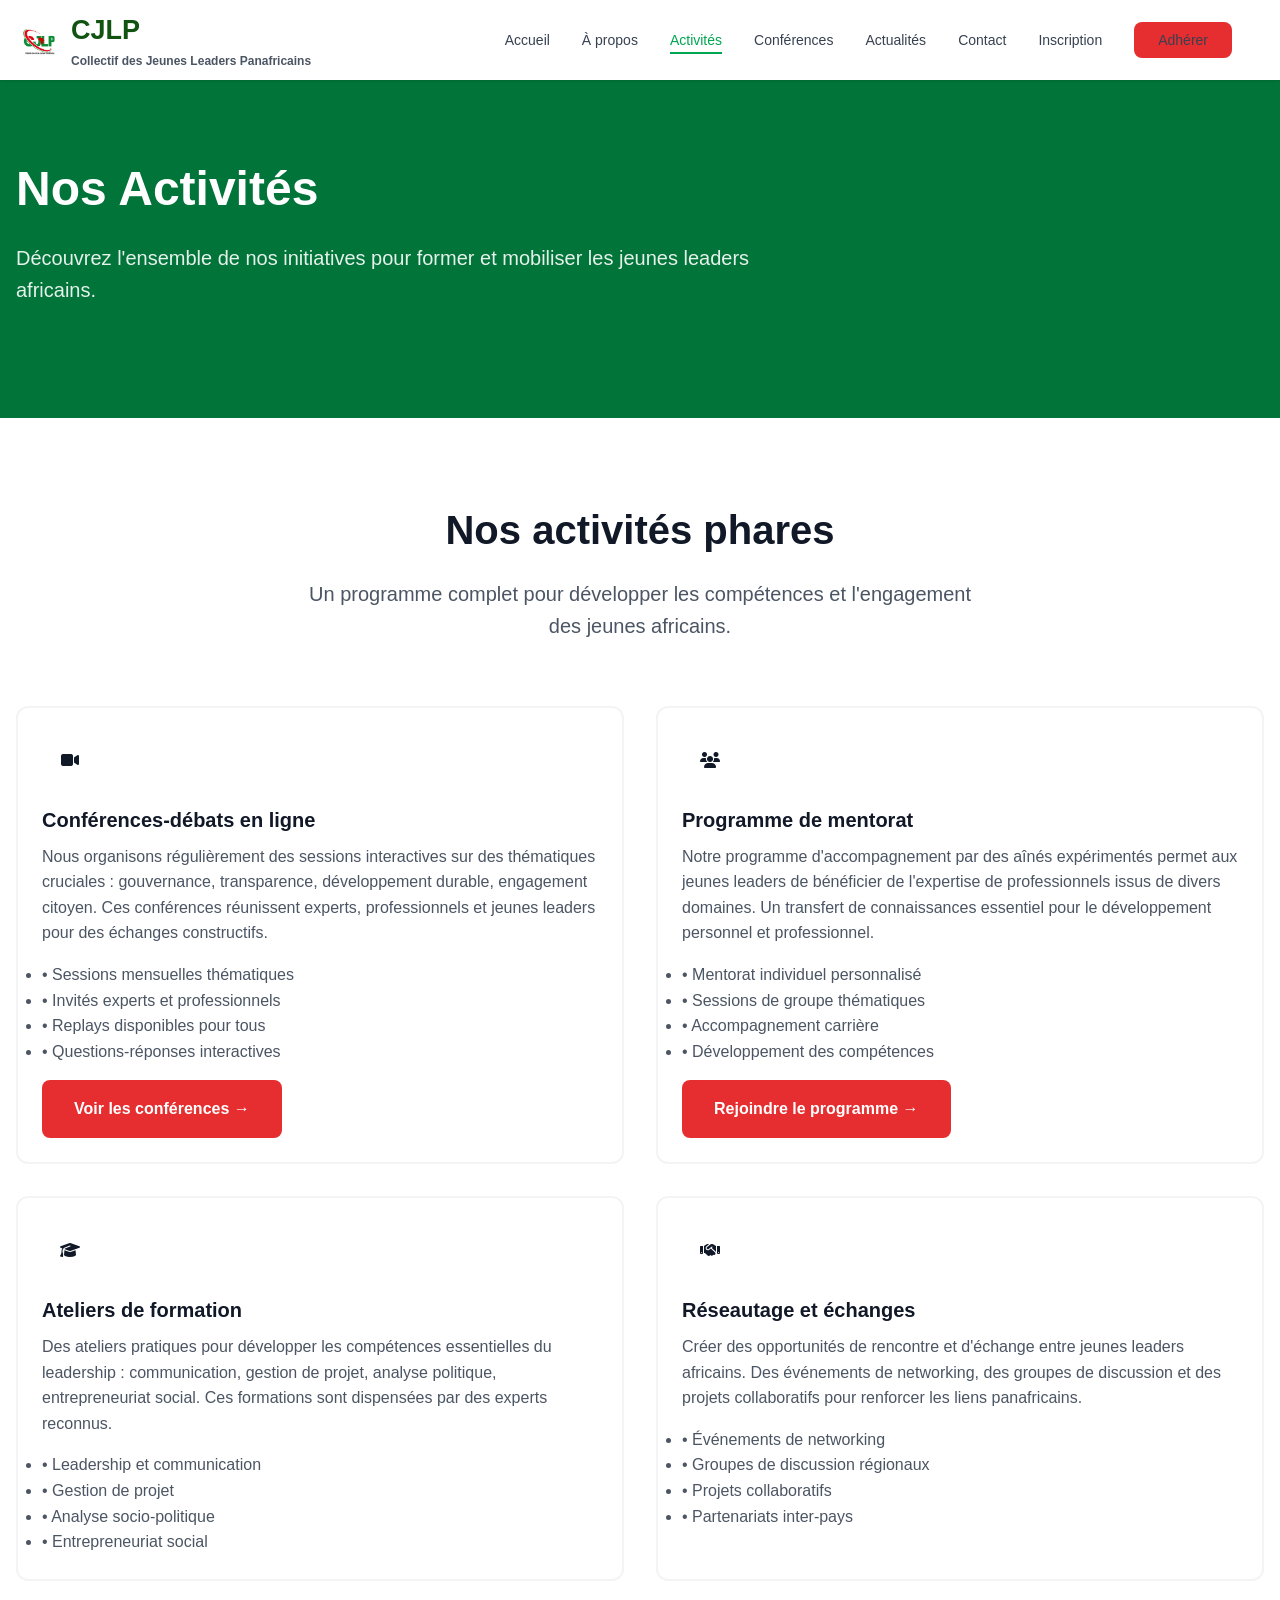
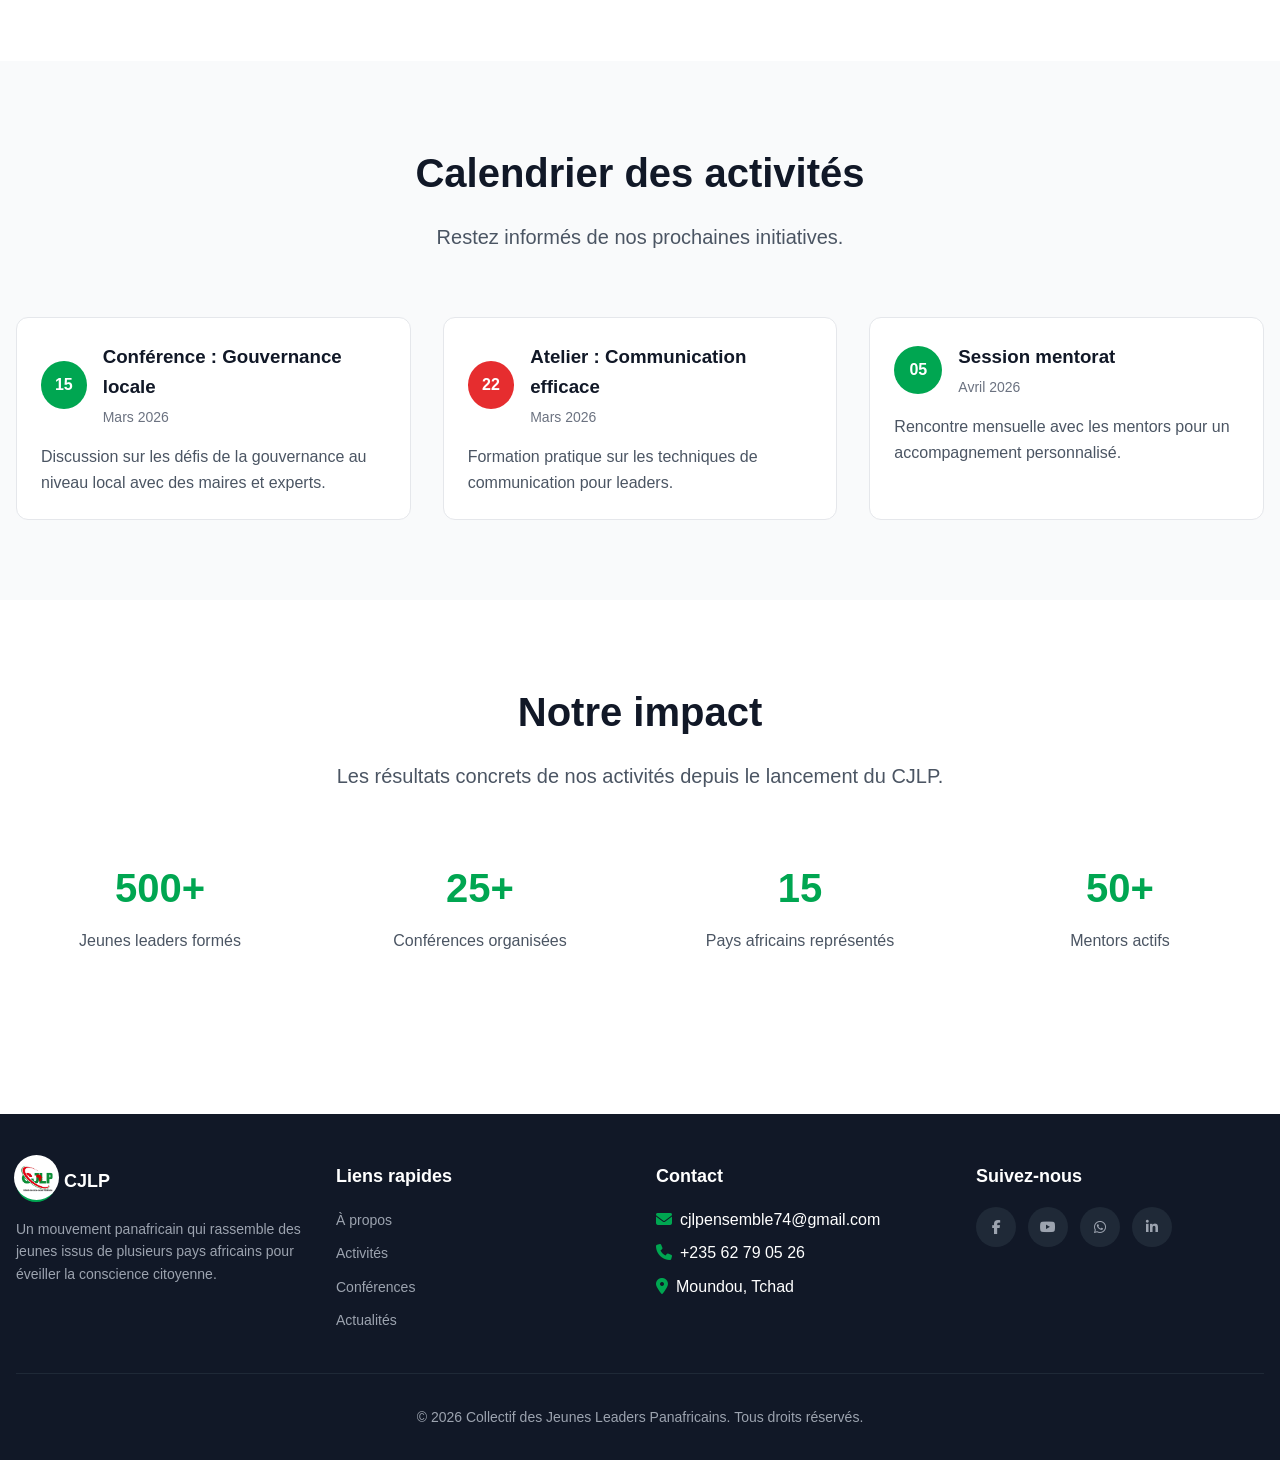
<file: activites.html>
<!DOCTYPE html>
<html lang="fr">
<head>
    <meta charset="UTF-8">
    <meta name="viewport" content="width=device-width, initial-scale=1.0">
    <meta name="description" content="Activités du Collectif des Jeunes Leaders Panafricains">
    <title>Activités - CJLP | Collectif des Jeunes Leaders Panafricains</title>
    <link rel="stylesheet" href="Style.css">
    <script src="script.js"></script>
    <link rel="stylesheet" href="https://cdnjs.cloudflare.com/ajax/libs/font-awesome/6.5.0/css/all.min.css">
</head>
<body>
    <!-- Navigation -->
    <nav class="navbar">
        <div class="navbar-container">
            <a href="index.html" class="navbar-logo">
    <img src="logo-cjlp.jpeg" 
         alt="Logo CJLP" 
         class="logo-circle">
    <div class="logo-text">
                    <h1>CJLP</h1> 
                    <p>Collectif des Jeunes Leaders Panafricains</p>
                </div>
            </a>
            
            <ul class="navbar-menu">
                <li><a href="index.html">Accueil</a></li>
                <li><a href="a-propos.html">À propos</a></li>
                <li><a href="activites.html" class="active">Activités</a></li>
                <li><a href="conferences.html">Conférences</a></li>
                <li><a href="actualites.html">Actualités</a></li>
                <li><a href="contact.html">Contact</a></li>
                <li><a href="inscription.html">Inscription</a></li>
                <li><a href="adhesion.html" class="btn-adhesion">Adhérer</a></li>
                <li><button id="logout-btn" style="display: none; background: none; border: none; color: var(--color-gray-700); cursor: pointer; font-weight: 500;">Se déconnecter</button></li>
            </ul>
            
            <button class="mobile-menu-btn" aria-label="Ouvrir le menu mobile">
                <span>☰</span>
            </button>
            <nav class="mobile-menu" aria-hidden="true"></nav>
        </div>
    </nav>

    <!-- Hero Section -->
    <section class="hero">
        <div class="hero-content">
            <div class="container">
                <div style="max-width: 48rem;">
                    <h1 style="font-size: 3rem; line-height: 1.2; margin-bottom: 1.5rem; font-weight: bold;">
                        Nos Activités
                    </h1>
                    <p style="font-size: 1.25rem; color: rgba(255, 255, 255, 0.9);">
                        Découvrez l'ensemble de nos initiatives pour former et mobiliser les jeunes leaders africains.
                    </p>
                </div>
            </div>
        </div>
    </section>

    <!-- Section Activités Principales -->
    <section class="section bg-white">
        <div class="container">
            <div class="section-header">
                <h2>Nos activités phares</h2>
                <p>Un programme complet pour développer les compétences et l'engagement des jeunes africains.</p>
            </div>
            
            <div class="grid grid-2">
                <div class="card">
                    <div class="card-icon">
                        <i class="fas fa-video"></i>
                    </div>
                    <h3>Conférences-débats en ligne</h3>
                    <p>Nous organisons régulièrement des sessions interactives sur des thématiques cruciales : gouvernance, transparence, développement durable, engagement citoyen. Ces conférences réunissent experts, professionnels et jeunes leaders pour des échanges constructifs.</p>
                    <ul style="margin-top: 1rem; color: #4b5563;">
                        <li>• Sessions mensuelles thématiques</li>
                        <li>• Invités experts et professionnels</li>
                        <li>• Replays disponibles pour tous</li>
                        <li>• Questions-réponses interactives</li>
                    </ul>
                    <a href="conferences.html" class="btn-primary" style="margin-top: 1rem; display: inline-block;">Voir les conférences →</a>
                </div>
                
                <div class="card">
                    <div class="card-icon">
                        <i class="fas fa-users"></i>
                    </div>
                    <h3>Programme de mentorat</h3>
                    <p>Notre programme d'accompagnement par des aînés expérimentés permet aux jeunes leaders de bénéficier de l'expertise de professionnels issus de divers domaines. Un transfert de connaissances essentiel pour le développement personnel et professionnel.</p>
                    <ul style="margin-top: 1rem; color: #4b5563;">
                        <li>• Mentorat individuel personnalisé</li>
                        <li>• Sessions de groupe thématiques</li>
                        <li>• Accompagnement carrière</li>
                        <li>• Développement des compétences</li>
                    </ul>
                    <a href="adhesion.html" class="btn-primary" style="margin-top: 1rem; display: inline-block;">Rejoindre le programme →</a>
                </div>
                
                <div class="card">
                    <div class="card-icon">
                        <i class="fas fa-graduation-cap"></i>
                    </div>
                    <h3>Ateliers de formation</h3>
                    <p>Des ateliers pratiques pour développer les compétences essentielles du leadership : communication, gestion de projet, analyse politique, entrepreneuriat social. Ces formations sont dispensées par des experts reconnus.</p>
                    <ul style="margin-top: 1rem; color: #4b5563;">
                        <li>• Leadership et communication</li>
                        <li>• Gestion de projet</li>
                        <li>• Analyse socio-politique</li>
                        <li>• Entrepreneuriat social</li>
                    </ul>
                </div>
                
                <div class="card">
                    <div class="card-icon">
                        <i class="fas fa-handshake"></i>
                    </div>
                    <h3>Réseautage et échanges</h3>
                    <p>Créer des opportunités de rencontre et d'échange entre jeunes leaders africains. Des événements de networking, des groupes de discussion et des projets collaboratifs pour renforcer les liens panafricains.</p>
                    <ul style="margin-top: 1rem; color: #4b5563;">
                        <li>• Événements de networking</li>
                        <li>• Groupes de discussion régionaux</li>
                        <li>• Projets collaboratifs</li>
                        <li>• Partenariats inter-pays</li>
                    </ul>
                </div>
            </div>
        </div>
    </section>

    <!-- Section Calendrier -->
    <section class="section bg-gray-50">
        <div class="container">
            <div class="section-header">
                <h2>Calendrier des activités</h2>
                <p>Restez informés de nos prochaines initiatives.</p>
            </div>
            
            <div class="grid grid-3">
                <div style="background: white; border-radius: 0.75rem; padding: 1.5rem; border: 1px solid #e5e7eb;">
                    <div style="display: flex; align-items: center; gap: 1rem; margin-bottom: 1rem;">
                        <div style="width: 3rem; height: 3rem; background: #00A651; border-radius: 50%; display: flex; align-items: center; justify-content: center; color: white; font-weight: bold;">
                            15
                        </div>
                        <div>
                            <h3 style="font-weight: 600; margin-bottom: 0.25rem;">Conférence : Gouvernance locale</h3>
                            <p style="color: #6b7280; font-size: 0.875rem;">Mars 2026</p>
                        </div>
                    </div>
                    <p style="color: #4b5563;">Discussion sur les défis de la gouvernance au niveau local avec des maires et experts.</p>
                </div>
                
                <div style="background: white; border-radius: 0.75rem; padding: 1.5rem; border: 1px solid #e5e7eb;">
                    <div style="display: flex; align-items: center; gap: 1rem; margin-bottom: 1rem;">
                        <div style="width: 3rem; height: 3rem; background: #E62D2F; border-radius: 50%; display: flex; align-items: center; justify-content: center; color: white; font-weight: bold;">
                            22
                        </div>
                        <div>
                            <h3 style="font-weight: 600; margin-bottom: 0.25rem;">Atelier : Communication efficace</h3>
                            <p style="color: #6b7280; font-size: 0.875rem;">Mars 2026</p>
                        </div>
                    </div>
                    <p style="color: #4b5563;">Formation pratique sur les techniques de communication pour leaders.</p>
                </div>
                
                <div style="background: white; border-radius: 0.75rem; padding: 1.5rem; border: 1px solid #e5e7eb;">
                    <div style="display: flex; align-items: center; gap: 1rem; margin-bottom: 1rem;">
                        <div style="width: 3rem; height: 3rem; background: #00A651; border-radius: 50%; display: flex; align-items: center; justify-content: center; color: white; font-weight: bold;">
                            05
                        </div>
                        <div>
                            <h3 style="font-weight: 600; margin-bottom: 0.25rem;">Session mentorat</h3>
                            <p style="color: #6b7280; font-size: 0.875rem;">Avril 2026</p>
                        </div>
                    </div>
                    <p style="color: #4b5563;">Rencontre mensuelle avec les mentors pour un accompagnement personnalisé.</p>
                </div>
            </div>
        </div>
    </section>

    <!-- Section Impact -->
    <section class="section bg-white">
        <div class="container">
            <div class="section-header">
                <h2>Notre impact</h2>
                <p>Les résultats concrets de nos activités depuis le lancement du CJLP.</p>
            </div>
            
            <div class="grid grid-4">
                <div style="text-align: center;">
                    <div style="font-size: 2.5rem; font-weight: bold; color: #00A651; margin-bottom: 0.5rem;">500+</div>
                    <p style="color: #4b5563;">Jeunes leaders formés</p>
                </div>
                
                <div style="text-align: center;">
                    <div style="font-size: 2.5rem; font-weight: bold; color: #00A651; margin-bottom: 0.5rem;">25+</div>
                    <p style="color: #4b5563;">Conférences organisées</p>
                </div>
                
                <div style="text-align: center;">
                    <div style="font-size: 2.5rem; font-weight: bold; color: #00A651; margin-bottom: 0.5rem;">15</div>
                    <p style="color: #4b5563;">Pays africains représentés</p>
                </div>
                
                <div style="text-align: center;">
                    <div style="font-size: 2.5rem; font-weight: bold; color: #00A651; margin-bottom: 0.5rem;">50+</div>
                    <p style="color: #4b5563;">Mentors actifs</p>
                </div>
            </div>
        </div>
    </section>

    <!-- Footer -->
    <footer class="footer">
        <div class="container">
            <div class="footer-grid">
                <div>
                    <div style="display: flex; align-items: center; gap: 0.5rem; margin-bottom: 1rem;">
                        <div style="width: 2.5rem; height: 2.5rem; background: #00A651; border-radius: 50%; display: flex; align-items: center; justify-content: center;">
                            <span style="color: white;">
                                <img src="logo-cjlp.jpeg" 
         alt="Logo CJLP" 
         class="logo-circle">
                            </span>
                        </div>
                        <span style="font-weight: bold; font-size: 1.125rem;">CJLP</span>
                    </div>
                    <p>Un mouvement panafricain qui rassemble des jeunes issus de plusieurs pays africains pour éveiller la conscience citoyenne.</p>
                </div>
                
                <div>
                    <h3>Liens rapides</h3>
                    <ul>
                        <li><a href="a-propos.html">À propos</a></li>
                        <li><a href="activites.html">Activités</a></li>
                        <li><a href="conferences.html">Conférences</a></li>
                        <li><a href="actualites.html">Actualités</a></li>
                    </ul>
                </div>
                
                <div>
                    <h3>Contact</h3>
                    <ul>
                        <li style="display: flex; align-items: center; gap: 0.5rem;">
                            <span style="color: #00A651;"><i class="fas fa-envelope"></i></span> cjlpensemble74@gmail.com
                        </li>
                        <li style="display: flex; align-items: center; gap: 0.5rem;">
                            <span style="color: #00A651;"><i class="fas fa-phone"></i></span> +235 62 79 05 26
                        </li>
                        <li style="display: flex; align-items: center; gap: 0.5rem;">
                            <span style="color: #00A651;"><i class="fas fa-map-marker-alt"></i></span> Moundou, Tchad
                        </li>
                    </ul>
                </div>
                
                <div>
                    <h3>Suivez-nous</h3>
                    <div class="social-links">
                        <a href="https://www.facebook.com/profile.php?id=61570866391254" 
        target="_blank" 
        class="social-link facebook" 
        aria-label="Facebook">
          <i class="fab fa-facebook-f"></i>
      </a>

      <a href="https://www.youtube.com/" 
        target="_blank" 
        class="social-link youtube" 
        aria-label="YouTube">
          <i class="fab fa-youtube"></i>
      </a>

      <a href="https://wa.me/23562790526" 
        target="_blank" 
        class="social-link whatsapp" 
        aria-label="WhatsApp">
          <i class="fab fa-whatsapp"></i>
      </a>

      <a href="https://www.linkedin.com/in/TON-PROFIL" 
        target="_blank" 
        class="social-link linkedin" 
        aria-label="LinkedIn">
          <i class="fab fa-linkedin-in"></i>
      </a>
                    </div>
                </div>
            </div>
            
            <div class="footer-bottom">
                <p>© 2026 Collectif des Jeunes Leaders Panafricains. Tous droits réservés.</p>
            </div>
        </div>
    </footer>
</body>
</html>
</file>
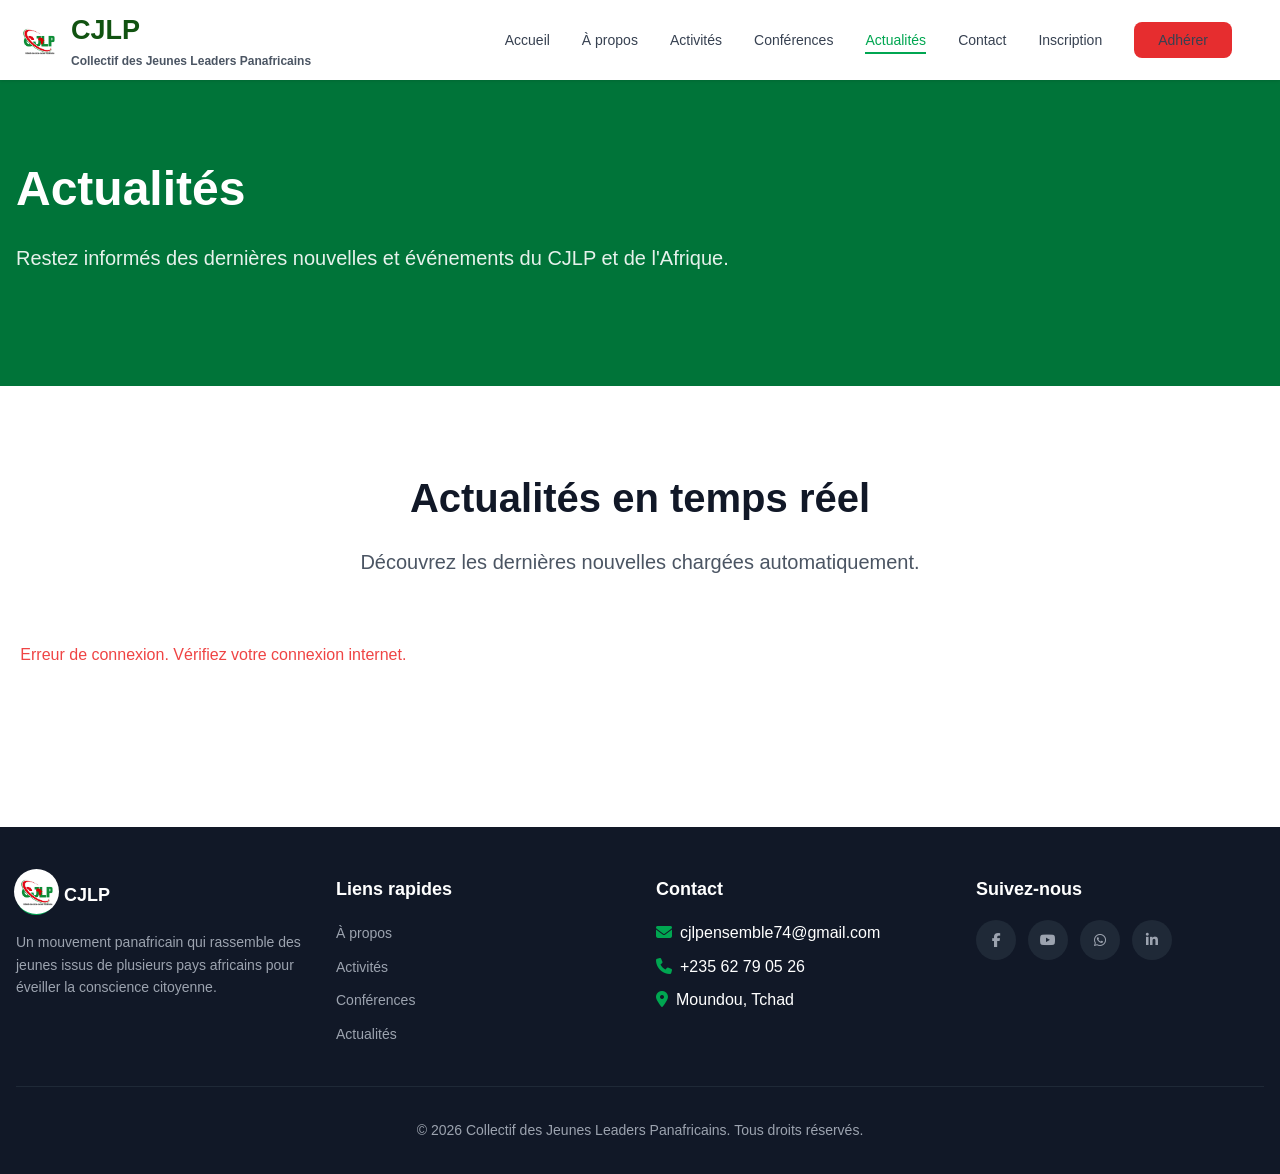
<file: actualites.html>
<!DOCTYPE html>
<html lang="fr">
<head>
    <meta charset="UTF-8">
    <meta name="viewport" content="width=device-width, initial-scale=1.0">
    <meta name="description" content="Actualités du Collectif des Jeunes Leaders Panafricains">
    <title>Actualités - CJLP | Collectif des Jeunes Leaders Panafricains</title>
    <link rel="stylesheet" href="Style.css">
    <script src="script.js"></script>
    <link rel="stylesheet" href="https://cdnjs.cloudflare.com/ajax/libs/font-awesome/6.5.0/css/all.min.css">
</head>
<body>
    <!-- Navigation -->
    <nav class="navbar">
        <div class="navbar-container">
            <a href="index.html" class="navbar-logo">
    <img src="logo-cjlp.jpeg" 
         alt="Logo CJLP" 
         class="logo-circle">
    <div class="logo-text">
                    <h1>CJLP</h1> 
                    <p>Collectif des Jeunes Leaders Panafricains</p>
                </div>
            </a>
            
            <ul class="navbar-menu">
                <li><a href="index.html">Accueil</a></li>
                <li><a href="a-propos.html">À propos</a></li>
                <li><a href="activites.html">Activités</a></li>
                <li><a href="conferences.html">Conférences</a></li>
                <li><a href="actualites.html" class="active">Actualités</a></li>
                <li><a href="contact.html">Contact</a></li>
                <li><a href="inscription.html">Inscription</a></li>
                <li><a href="adhesion.html" class="btn-adhesion">Adhérer</a></li>
                <li><button id="logout-btn" style="display: none; background: none; border: none; color: var(--color-gray-700); cursor: pointer; font-weight: 500;">Se déconnecter</button></li>
            </ul>
            
            <button class="mobile-menu-btn" aria-label="Ouvrir le menu mobile">
                <span>☰</span>
            </button>
            <nav class="mobile-menu" aria-hidden="true"></nav>
        </div>
    </nav>

    <!-- Hero Section -->
    <section class="hero">
        <div class="hero-content">
            <div class="container">
                <div style="max-width: 48rem;">
                    <h1 style="font-size: 3rem; line-height: 1.2; margin-bottom: 1.5rem; font-weight: bold;">
                        Actualités
                    </h1>
                    <p style="font-size: 1.25rem; color: rgba(255, 255, 255, 0.9);">
                        Restez informés des dernières nouvelles et événements du CJLP et de l'Afrique.
                    </p>
                </div>
            </div>
        </div>
    </section>

    <!-- Section Actualités -->
    <section class="section bg-white">
        <div class="container">
            <div class="section-header">
                <h2>Actualités en temps réel</h2>
                <p>Découvrez les dernières nouvelles chargées automatiquement.</p>
            </div>
            
            <div id="news-container" class="grid grid-3">
                <!-- Les actualités seront chargées ici -->
                <p style="text-align: center; color: #6b7280;">Chargement des actualités...</p>
            </div>
        </div>
    </section>

    <!-- Footer -->
    <footer class="footer">
        <div class="container">
            <div class="footer-grid">
                <div>
                    <div style="display: flex; align-items: center; gap: 0.5rem; margin-bottom: 1rem;">
                        <div style="width: 2.5rem; height: 2.5rem; background: #00A651; border-radius: 50%; display: flex; align-items: center; justify-content: center;">
                            <span style="color: white;">
                                <img src="logo-cjlp.jpeg" 
         alt="Logo CJLP" 
         class="logo-circle">
                            </span>
                        </div>
                        <span style="font-weight: bold; font-size: 1.125rem;">CJLP</span>
                    </div>
                    <p>Un mouvement panafricain qui rassemble des jeunes issus de plusieurs pays africains pour éveiller la conscience citoyenne.</p>
                </div>
                
                <div>
                    <h3>Liens rapides</h3>
                    <ul>
                        <li><a href="a-propos.html">À propos</a></li>
                        <li><a href="activites.html">Activités</a></li>
                        <li><a href="conferences.html">Conférences</a></li>
                        <li><a href="actualites.html">Actualités</a></li>
                    </ul>
                </div>
                
                <div>
                    <h3>Contact</h3>
                    <ul>
                        <li style="display: flex; align-items: center; gap: 0.5rem;">
                            <span style="color: #00A651;"><i class="fas fa-envelope"></i></span> cjlpensemble74@gmail.com
                        </li>
                        <li style="display: flex; align-items: center; gap: 0.5rem;">
                            <span style="color: #00A651;"><i class="fas fa-phone"></i></span> +235 62 79 05 26
                        </li>
                        <li style="display: flex; align-items: center; gap: 0.5rem;">
                            <span style="color: #00A651;"><i class="fas fa-map-marker-alt"></i></span> Moundou, Tchad
                        </li>
                    </ul>
                </div>
                
                <div>
                    <h3>Suivez-nous</h3>
                    <div class="social-links">
                        <a href="https://www.facebook.com/profile.php?id=61570866391254" 
        target="_blank" 
        class="social-link facebook" 
        aria-label="Facebook">
          <i class="fab fa-facebook-f"></i>
      </a>

      <a href="https://www.youtube.com/" 
        target="_blank" 
        class="social-link youtube" 
        aria-label="YouTube">
          <i class="fab fa-youtube"></i>
      </a>

      <a href="https://wa.me/23562790526" 
        target="_blank" 
        class="social-link whatsapp" 
        aria-label="WhatsApp">
          <i class="fab fa-whatsapp"></i>
      </a>

      <a href="https://www.linkedin.com/in/TON-PROFIL" 
        target="_blank" 
        class="social-link linkedin" 
        aria-label="LinkedIn">
          <i class="fab fa-linkedin-in"></i>
      </a>
                    </div>
                </div>
            </div>
            
            <div class="footer-bottom">
                <p>© 2026 Collectif des Jeunes Leaders Panafricains. Tous droits réservés.</p>
            </div>
        </div>
    </footer>
</body>
</html>
</file>
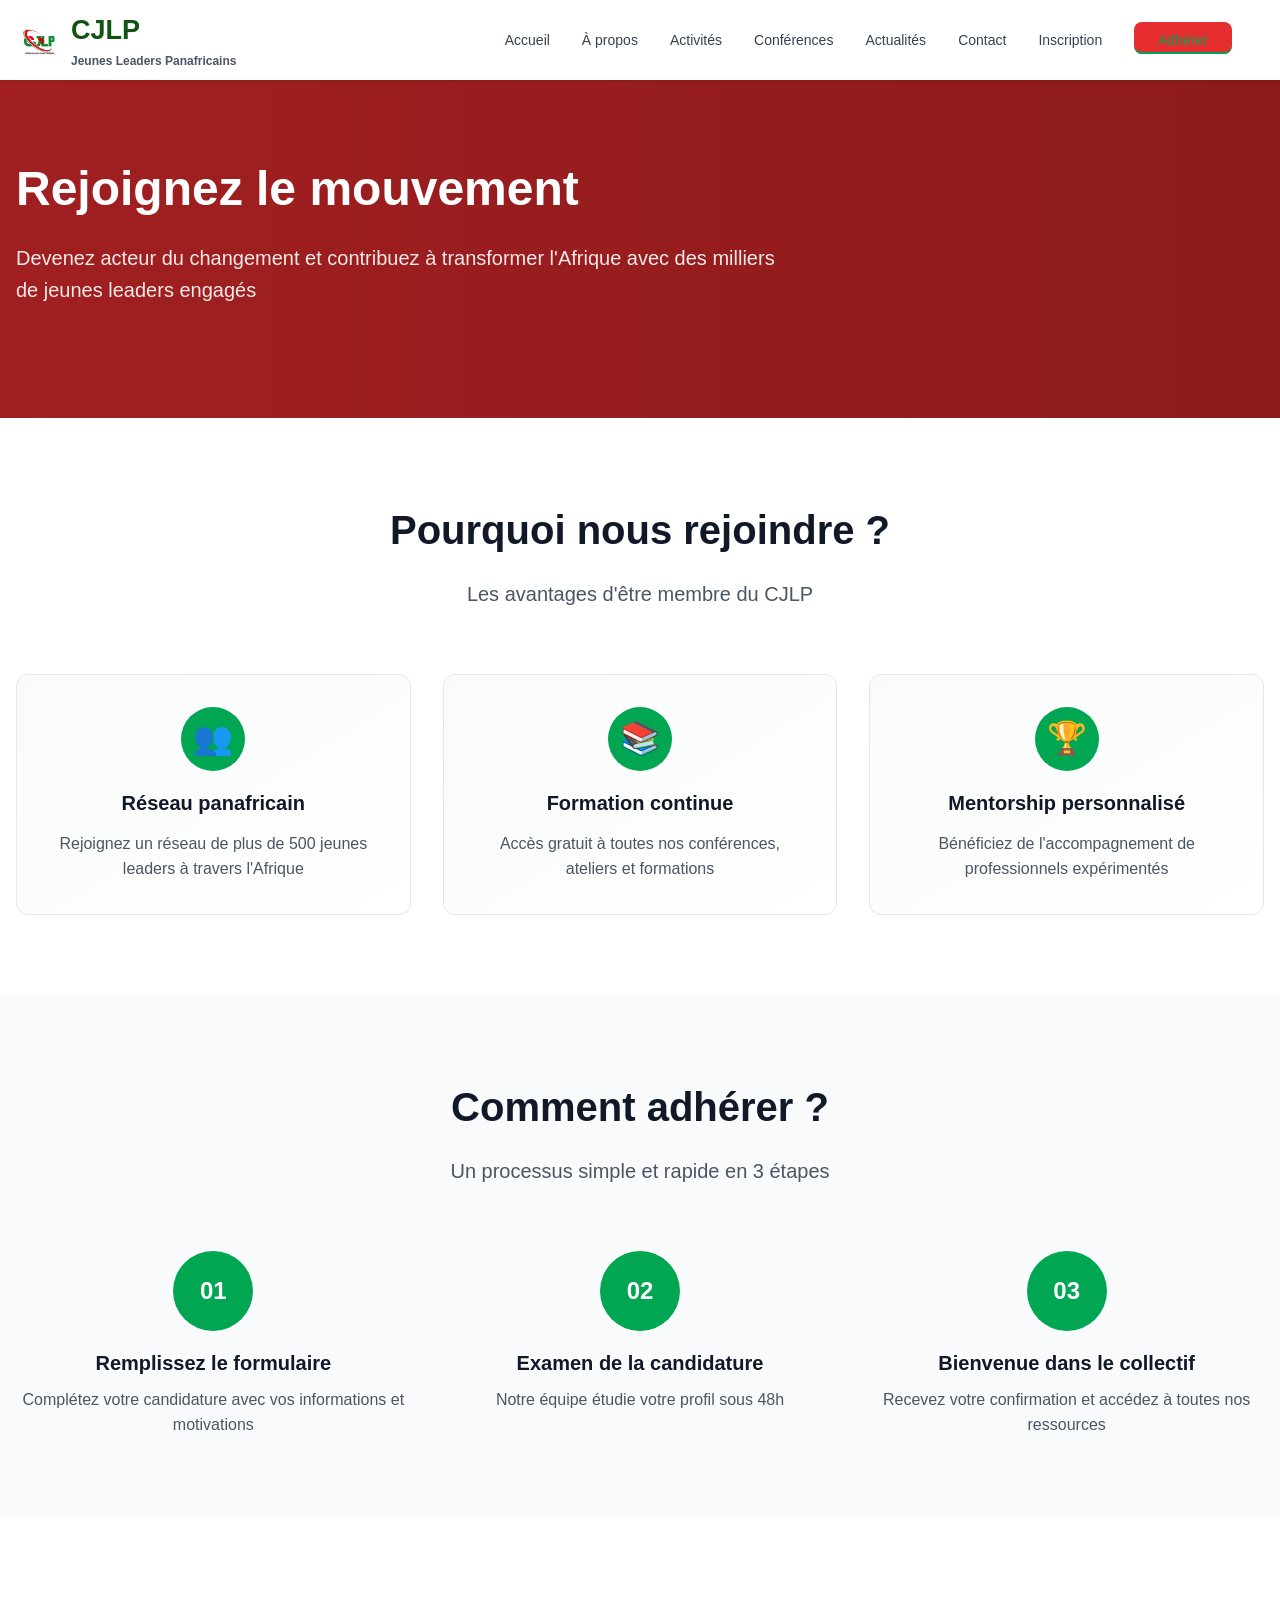
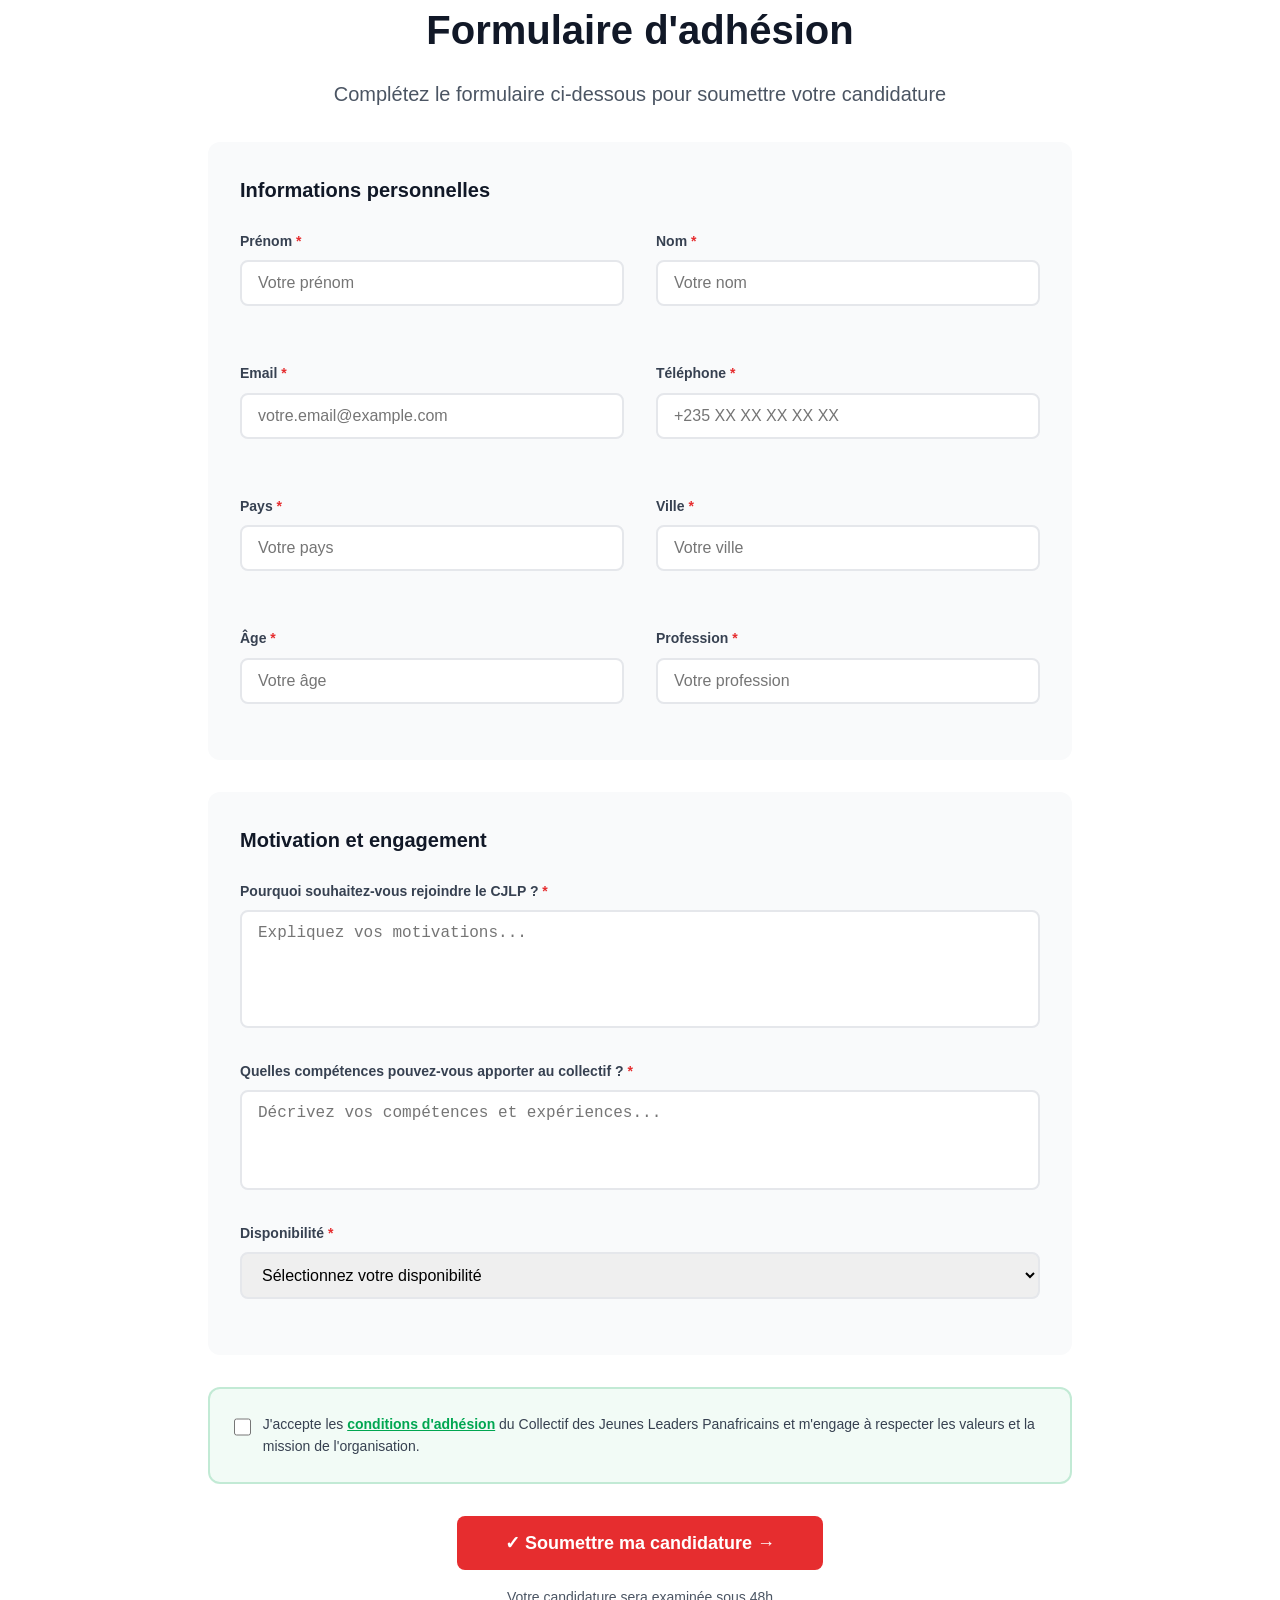
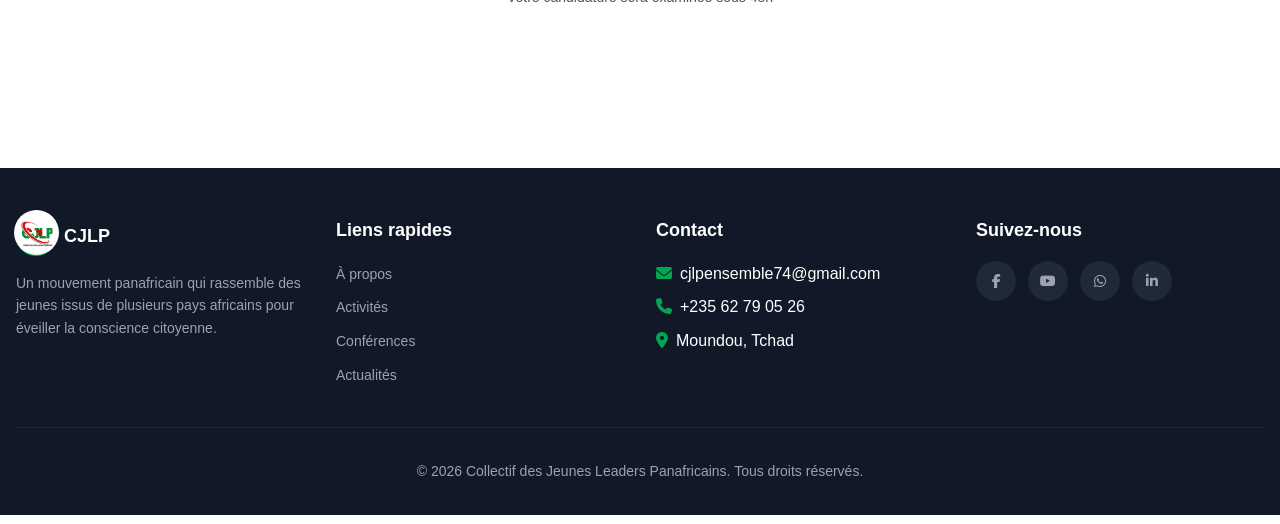
<file: adhesion.html>
<!DOCTYPE html>
<html lang="fr">
<head>
    <meta charset="UTF-8">
    <meta name="viewport" content="width=device-width, initial-scale=1.0">
    <meta name="description" content="Rejoignez le Collectif des Jeunes Leaders Panafricains">
    <title>Adhésion - CJLP | Collectif des Jeunes Leaders Panafricains</title>
    <link rel="stylesheet" href="Style.css">
    <script src="script.js"></script>
    <link rel="stylesheet" href="https://cdnjs.cloudflare.com/ajax/libs/font-awesome/6.5.0/css/all.min.css">
</head>
<body>
    <!-- Navigation -->
    <nav class="navbar">
        <div class="navbar-container">
            <a href="index.html" class="navbar-logo">
    <img src="logo-cjlp.jpeg" 
         alt="Logo CJLP" 
         class="logo-circle">
    <div class="logo-text">
                    <h1>CJLP</h1>
                    <p>Jeunes Leaders Panafricains</p>
                </div>
            </a>
            
            <ul class="navbar-menu">
                <li><a href="index.html">Accueil</a></li>
                <li><a href="a-propos.html">À propos</a></li>
                <li><a href="activites.html">Activités</a></li>
                <li><a href="conferences.html">Conférences</a></li>
                <li><a href="actualites.html">Actualités</a></li>
                <li><a href="contact.html">Contact</a></li>
                <li><a href="inscription.html">Inscription</a></li>
                <li><a href="adhesion.html" class="btn-adhesion active">Adhérer</a></li>
                <li><button id="logout-btn" style="display: none; background: none; border: none; color: var(--color-gray-700); cursor: pointer; font-weight: 500;">Se déconnecter</button></li>
            </ul>
            
            <button class="mobile-menu-btn" aria-label="Ouvrir le menu mobile">
                <span>☰</span>
            </button>
            <nav class="mobile-menu" aria-hidden="true"></nav>
        </div>
    </nav>

    <!-- Hero Section -->
    <section class="hero" style="background: linear-gradient(to right, #E62D2F, #c92527);">
        <div class="hero-content">
            <div class="container">
                <div style="max-width: 48rem;">
                    <h1 style="font-size: 3rem; line-height: 1.2; margin-bottom: 1.5rem; font-weight: bold;">
                        Rejoignez le mouvement
                    </h1>
                    <p style="font-size: 1.25rem; color: rgba(255, 255, 255, 0.9);">
                        Devenez acteur du changement et contribuez à transformer l'Afrique avec des milliers de jeunes leaders engagés
                    </p>
                </div>
            </div>
        </div>
    </section>

    <!-- Avantages de l'adhésion -->
    <section class="section bg-white">
        <div class="container">
            <div class="section-header">
                <h2>Pourquoi nous rejoindre ?</h2>
                <p>Les avantages d'être membre du CJLP</p>
            </div>
            
            <div class="grid grid-3">
                <div class="text-center" style="background: linear-gradient(to bottom right, #f9fafb, white); border: 1px solid #e5e7eb; border-radius: 0.75rem; padding: 2rem; transition: box-shadow 0.3s;">
                    <div style="width: 4rem; height: 4rem; background: #00A651; border-radius: 50%; display: flex; align-items: center; justify-content: center; margin: 0 auto 1rem;">
                        <span style="color: white; font-size: 2rem;">👥</span>
                    </div>
                    <h3 style="font-size: 1.25rem; font-weight: 600; margin-bottom: 0.75rem;">Réseau panafricain</h3>
                    <p style="color: #4b5563;">Rejoignez un réseau de plus de 500 jeunes leaders à travers l'Afrique</p>
                </div>
                
                <div class="text-center" style="background: linear-gradient(to bottom right, #f9fafb, white); border: 1px solid #e5e7eb; border-radius: 0.75rem; padding: 2rem; transition: box-shadow 0.3s;">
                    <div style="width: 4rem; height: 4rem; background: #00A651; border-radius: 50%; display: flex; align-items: center; justify-content: center; margin: 0 auto 1rem;">
                        <span style="color: white; font-size: 2rem;">📚</span>
                    </div>
                    <h3 style="font-size: 1.25rem; font-weight: 600; margin-bottom: 0.75rem;">Formation continue</h3>
                    <p style="color: #4b5563;">Accès gratuit à toutes nos conférences, ateliers et formations</p>
                </div>
                
                <div class="text-center" style="background: linear-gradient(to bottom right, #f9fafb, white); border: 1px solid #e5e7eb; border-radius: 0.75rem; padding: 2rem; transition: box-shadow 0.3s;">
                    <div style="width: 4rem; height: 4rem; background: #00A651; border-radius: 50%; display: flex; align-items: center; justify-content: center; margin: 0 auto 1rem;">
                        <span style="color: white; font-size: 2rem;">🏆</span>
                    </div>
                    <h3 style="font-size: 1.25rem; font-weight: 600; margin-bottom: 0.75rem;">Mentorship personnalisé</h3>
                    <p style="color: #4b5563;">Bénéficiez de l'accompagnement de professionnels expérimentés</p>
                </div>
            </div>
        </div>
    </section>

    <!-- Processus d'adhésion -->
    <section class="section bg-gray-50">
        <div class="container">
            <div class="section-header">
                <h2>Comment adhérer ?</h2>
                <p>Un processus simple et rapide en 3 étapes</p>
            </div>
            
            <div class="grid grid-3">
                <div class="text-center" style="position: relative;">
                    <div style="width: 5rem; height: 5rem; background: #00A651; color: white; border-radius: 50%; display: flex; align-items: center; justify-content: center; margin: 0 auto 1rem; font-size: 1.5rem; font-weight: bold;">
                        01
                    </div>
                    <h3 style="font-size: 1.25rem; font-weight: 600; margin-bottom: 0.5rem;">Remplissez le formulaire</h3>
                    <p style="color: #4b5563;">Complétez votre candidature avec vos informations et motivations</p>
                </div>
                
                <div class="text-center">
                    <div style="width: 5rem; height: 5rem; background: #00A651; color: white; border-radius: 50%; display: flex; align-items: center; justify-content: center; margin: 0 auto 1rem; font-size: 1.5rem; font-weight: bold;">
                        02
                    </div>
                    <h3 style="font-size: 1.25rem; font-weight: 600; margin-bottom: 0.5rem;">Examen de la candidature</h3>
                    <p style="color: #4b5563;">Notre équipe étudie votre profil sous 48h</p>
                </div>
                
                <div class="text-center">
                    <div style="width: 5rem; height: 5rem; background: #00A651; color: white; border-radius: 50%; display: flex; align-items: center; justify-content: center; margin: 0 auto 1rem; font-size: 1.5rem; font-weight: bold;">
                        03
                    </div>
                    <h3 style="font-size: 1.25rem; font-weight: 600; margin-bottom: 0.5rem;">Bienvenue dans le collectif</h3>
                    <p style="color: #4b5563;">Recevez votre confirmation et accédez à toutes nos ressources</p>
                </div>
            </div>
        </div>
    </section>

    <!-- Formulaire d'adhésion -->
    <section class="section bg-white">
        <div class="container" style="max-width: 56rem;">
            <div class="text-center mb-8">
                <h2 style="font-size: 2.5rem; font-weight: bold; margin-bottom: 1rem;">
                    Formulaire d'adhésion
                </h2>
                <p style="font-size: 1.25rem; color: #4b5563;">
                    Complétez le formulaire ci-dessous pour soumettre votre candidature
                </p>
            </div>

            <form onsubmit="return handleAdhesionSubmit(event)">
                <!-- Informations personnelles -->
                <div style="background: #f9fafb; border-radius: 0.75rem; padding: 2rem; margin-bottom: 2rem;">
                    <h3 style="font-size: 1.25rem; font-weight: 600; margin-bottom: 1.5rem;">
                        Informations personnelles
                    </h3>
                    <div class="grid grid-2">
                        <div class="form-group">
                            <label for="firstName" class="form-label">
                                Prénom <span class="required">*</span>
                            </label>
                            <input type="text" id="firstName" name="firstName" required class="form-input" placeholder="Votre prénom">
                        </div>
                        <div class="form-group">
                            <label for="lastName" class="form-label">
                                Nom <span class="required">*</span>
                            </label>
                            <input type="text" id="lastName" name="lastName" required class="form-input" placeholder="Votre nom">
                        </div>
                        <div class="form-group">
                            <label for="email" class="form-label">
                                Email <span class="required">*</span>
                            </label>
                            <input type="email" id="email" name="email" required class="form-input" placeholder="votre.email@example.com">
                        </div>
                        <div class="form-group">
                            <label for="phone" class="form-label">
                                Téléphone <span class="required">*</span>
                            </label>
                            <input type="tel" id="phone" name="phone" required class="form-input" placeholder="+235 XX XX XX XX XX">
                        </div>
                        <div class="form-group">
                            <label for="country" class="form-label">
                                Pays <span class="required">*</span>
                            </label>
                            <input type="text" id="country" name="country" required class="form-input" placeholder="Votre pays" list="african-countries" type="text">
<datalist id="african-countries">
    <option value="Afrique du Sud">
    <option value="Algérie">
    <option value="Angola">
    <option value="Bénin">
    <option value="Botswana">
    <option value="Burkina Faso">
    <option value="Burundi">
    <option value="Cabo Verde">
    <option value="Cameroun">
    <option value="République centrafricaine">
    <option value="Comores">
    <option value="Congo">
    <option value="République démocratique du Congo">
    <option value="Côte d’Ivoire">
    <option value="Djibouti">
    <option value="Égypte">
    <option value="Érythrée">
    <option value="Eswatini">
    <option value="Éthiopie">
    <option value="Gabon">
    <option value="Gambie">
    <option value="Ghana">
    <option value="Guinée">
    <option value="Guinée-Bissau">
    <option value="Guinée équatoriale">
    <option value="Kenya">
    <option value="Lesotho">
    <option value="Liberia">
    <option value="Libye">
    <option value="Madagascar">
    <option value="Malawi">
    <option value="Mali">
    <option value="Maroc">
    <option value="Maurice">
    <option value="Mauritanie">
    <option value="Mozambique">
    <option value="Namibie">
    <option value="Niger">
    <option value="Nigeria">
    <option value="Ouganda">
    <option value="Rwanda">
    <option value="Sao Tomé-et-Principe">
    <option value="Sénégal">
    <option value="Seychelles">
    <option value="Sierra Leone">
    <option value="Somalie">
    <option value="Soudan">
    <option value="Soudan du Sud">
    <option value="Tanzanie">
    <option value="Tchad">
    <option value="Togo">
    <option value="Tunisie">
    <option value="Zambie">
    <option value="Zimbabwe">
</datalist>
                        </div>
                        <div class="form-group">
                            <label for="city" class="form-label">
                                Ville <span class="required">*</span>
                            </label>
                            <input type="text" id="city" name="city" required class="form-input" placeholder="Votre ville">
                        </div>
                        <div class="form-group">
                            <label for="age" class="form-label">
                                Âge <span class="required">*</span>
                            </label>
                            <input type="number" id="age" name="age" required min="18" max="40" class="form-input" placeholder="Votre âge">
                        </div>
                        <div class="form-group">
                            <label for="profession" class="form-label">
                                Profession <span class="required">*</span>
                            </label>
                            <input type="text" id="profession" name="profession" required class="form-input" placeholder="Votre profession">
                        </div>
                    </div>
                </div>

                <!-- Motivation et engagement -->
                <div style="background: #f9fafb; border-radius: 0.75rem; padding: 2rem; margin-bottom: 2rem;">
                    <h3 style="font-size: 1.25rem; font-weight: 600; margin-bottom: 1.5rem;">
                        Motivation et engagement
                    </h3>
                    <div class="form-group">
                        <label for="motivation" class="form-label">
                            Pourquoi souhaitez-vous rejoindre le CJLP ? <span class="required">*</span>
                        </label>
                        <textarea id="motivation" name="motivation" required rows="5" class="form-textarea" placeholder="Expliquez vos motivations..."></textarea>
                    </div>
                    <div class="form-group">
                        <label for="skills" class="form-label">
                            Quelles compétences pouvez-vous apporter au collectif ? <span class="required">*</span>
                        </label>
                        <textarea id="skills" name="skills" required rows="4" class="form-textarea" placeholder="Décrivez vos compétences et expériences..."></textarea>
                    </div>
                    <div class="form-group">
                        <label for="availability" class="form-label">
                            Disponibilité <span class="required">*</span>
                        </label>
                        <select id="availability" name="availability" required class="form-select">
                            <option value="">Sélectionnez votre disponibilité</option>
                            <option value="full">Très disponible (plus de 10h/mois)</option>
                            <option value="medium">Disponible (5-10h/mois)</option>
                            <option value="limited">Disponibilité limitée (moins de 5h/mois)</option>
                        </select>
                    </div>
                </div>

                <!-- Conditions -->
                <div style="background: rgba(0, 166, 81, 0.05); border: 2px solid rgba(0, 166, 81, 0.2); border-radius: 0.75rem; padding: 1.5rem; margin-bottom: 2rem;">
                    <label style="display: flex; align-items: start; gap: 0.75rem; cursor: pointer;">
                        <input type="checkbox" name="terms" required style="margin-top: 0.25rem; width: 1.25rem; height: 1.25rem;">
                        <span style="font-size: 0.875rem; color: #374151;">
                            J'accepte les <a href="#" style="color: #00A651; font-weight: 600; text-decoration: underline;">conditions d'adhésion</a> du Collectif des Jeunes Leaders Panafricains et m'engage à respecter les valeurs et la mission de l'organisation.
                        </span>
                    </label>
                </div>

                <!-- Submit Button -->
                <div class="text-center">
                    <button type="submit" class="btn-primary" style="padding: 1rem 3rem; font-size: 1.125rem;">
                        ✓ Soumettre ma candidature →
                    </button>
                    <p style="font-size: 0.875rem; color: #4b5563; margin-top: 1rem;">
                        Votre candidature sera examinée sous 48h
                    </p>
                </div>
            </form>
        </div>
    </section>

    <!-- Footer -->
    <footer class="footer">
        <div class="container">
            <div class="footer-grid">
                <div>
                    <div style="display: flex; align-items: center; gap: 0.5rem; margin-bottom: 1rem;">
                        <div style="width: 2.5rem; height: 2.5rem; background: #00A651; border-radius: 50%; display: flex; align-items: center; justify-content: center;">
                            <span style="color: white;">
                                <img src="logo-cjlp.jpeg" 
         alt="Logo CJLP" 
         class="logo-circle">
                            </span>
                        </div>
                        <span style="font-weight: bold; font-size: 1.125rem;">CJLP</span>
                    </div>
                    <p>Un mouvement panafricain qui rassemble des jeunes issus de plusieurs pays africains pour éveiller la conscience citoyenne.</p>
                </div>
                
                <div>
                    <h3>Liens rapides</h3>
                    <ul>
                        <li><a href="a-propos.html">À propos</a></li>
                        <li><a href="activites.html">Activités</a></li>
                        <li><a href="conferences.html">Conférences</a></li>
                        <li><a href="actualites.html">Actualités</a></li>
                    </ul>
                </div>
                
                <div>
                    <h3>Contact</h3>
                    <ul>
                        <li style="display: flex; align-items: center; gap: 0.5rem;">
                            <span style="color: #00A651;"><i class="fas fa-envelope"></i></span> cjlpensemble74@gmail.com
                        </li>
                        <li style="display: flex; align-items: center; gap: 0.5rem;">
                            <span style="color: #00A651;"><i class="fas fa-phone"></i></span> +235 62 79 05 26
                        </li>
                        <li style="display: flex; align-items: center; gap: 0.5rem;">
                            <span style="color: #00A651;"><i class="fas fa-map-marker-alt"></i></span> Moundou, Tchad
                        </li>
                    </ul>
                </div>
                
                <div>
                    <h3>Suivez-nous</h3>
                    <div class="social-links">
                        <a href="https://www.facebook.com/profile.php?id=61570866391254" 
        target="_blank" 
        class="social-link facebook" 
        aria-label="Facebook">
          <i class="fab fa-facebook-f"></i>
      </a>

      <a href="https://www.youtube.com/" 
        target="_blank" 
        class="social-link youtube" 
        aria-label="YouTube">
          <i class="fab fa-youtube"></i>
      </a>

      <a href="https://wa.me/23562790526" 
        target="_blank" 
        class="social-link whatsapp" 
        aria-label="WhatsApp">
          <i class="fab fa-whatsapp"></i>
      </a>

      <a href="https://www.linkedin.com/in/TON-PROFIL" 
        target="_blank" 
        class="social-link linkedin" 
        aria-label="LinkedIn">
          <i class="fab fa-linkedin-in"></i>
      </a>
                    </div>
                </div>
            </div>
            
            <div class="footer-bottom">
                <p>© 2026 Collectif des Jeunes Leaders Panafricains. Tous droits réservés.</p>
            </div>
        </div>
    </footer>

    <script src="script.js"></script>
</body>
</html>
</file>
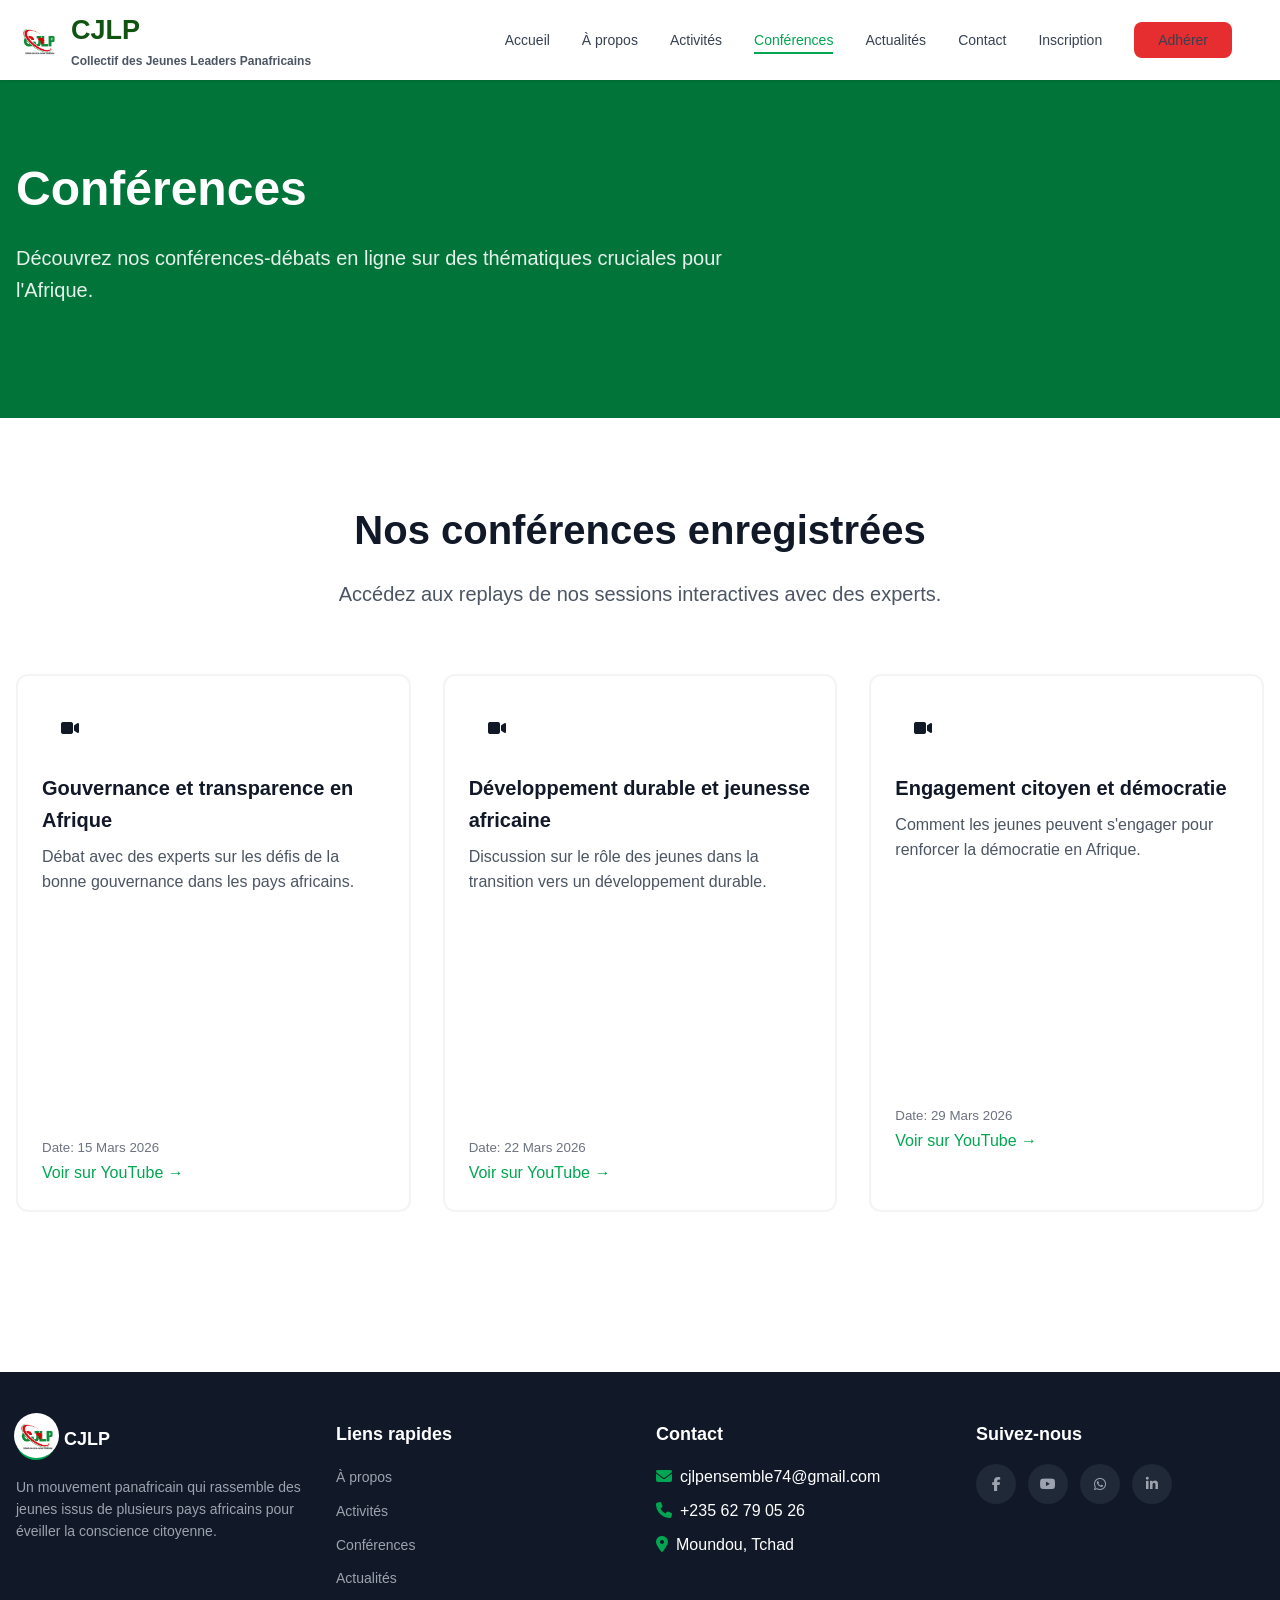
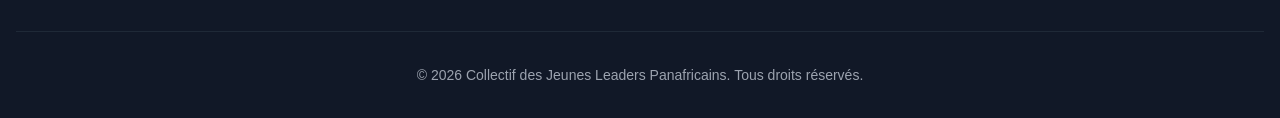
<file: conferences.html>
<!DOCTYPE html>
<html lang="fr">
<head>
    <meta charset="UTF-8">
    <meta name="viewport" content="width=device-width, initial-scale=1.0">
    <meta name="description" content="Conférences du Collectif des Jeunes Leaders Panafricains">
    <title>Conférences - CJLP | Collectif des Jeunes Leaders Panafricains</title>
    <link rel="stylesheet" href="Style.css">
    <script src="script.js"></script>
    <link rel="stylesheet" href="https://cdnjs.cloudflare.com/ajax/libs/font-awesome/6.5.0/css/all.min.css">
</head>
<body>
    <!-- Navigation -->
    <nav class="navbar">
        <div class="navbar-container">
            <a href="index.html" class="navbar-logo">
    <img src="logo-cjlp.jpeg" 
         alt="Logo CJLP" 
         class="logo-circle">
    <div class="logo-text">
                    <h1>CJLP</h1> 
                    <p>Collectif des Jeunes Leaders Panafricains</p>
                </div>
            </a>
            
            <ul class="navbar-menu">
                <li><a href="index.html">Accueil</a></li>
                <li><a href="a-propos.html">À propos</a></li>
                <li><a href="activites.html">Activités</a></li>
                <li><a href="conferences.html" class="active">Conférences</a></li>
                <li><a href="actualites.html">Actualités</a></li>
                <li><a href="contact.html">Contact</a></li>
                <li><a href="inscription.html">Inscription</a></li>
                <li><a href="adhesion.html" class="btn-adhesion">Adhérer</a></li>
                <li><button id="logout-btn" style="display: none; background: none; border: none; color: var(--color-gray-700); cursor: pointer; font-weight: 500;">Se déconnecter</button></li>
            </ul>
            
            <button class="mobile-menu-btn" aria-label="Ouvrir le menu mobile">
                <span>☰</span>
            </button>
            <nav class="mobile-menu" aria-hidden="true"></nav>
        </div>
    </nav>

    <!-- Hero Section -->
    <section class="hero">
        <div class="hero-content">
            <div class="container">
                <div style="max-width: 48rem;">
                    <h1 style="font-size: 3rem; line-height: 1.2; margin-bottom: 1.5rem; font-weight: bold;">
                        Conférences
                    </h1>
                    <p style="font-size: 1.25rem; color: rgba(255, 255, 255, 0.9);">
                        Découvrez nos conférences-débats en ligne sur des thématiques cruciales pour l'Afrique.
                    </p>
                </div>
            </div>
        </div>
    </section>

    <!-- Section Conférences -->
    <section class="section bg-white">
        <div class="container">
            <div class="section-header">
                <h2>Nos conférences enregistrées</h2>
                <p>Accédez aux replays de nos sessions interactives avec des experts.</p>
            </div>
            
            <div id="conferences-container" class="grid grid-3">
                <!-- Les conférences seront affichées ici -->
                <div class="card">
                    <div class="card-icon">
                        <i class="fas fa-video"></i>
                    </div>
                    <h3>Gouvernance et transparence en Afrique</h3>
                    <p>Débat avec des experts sur les défis de la bonne gouvernance dans les pays africains.</p>
                    <div style="margin-top: 1rem;">
                        <iframe width="100%" height="200" src="https://www.youtube.com/embed/dQw4w9WgXcQ" frameborder="0" allowfullscreen style="border-radius: 0.5rem;"></iframe>
                    </div>
                    <div style="margin-top: 1rem;">
                        <small style="color: #6b7280;">Date: 15 Mars 2026</small>
                        <br>
                        <a href="#" style="color: #00A651; text-decoration: none; font-weight: 500;">Voir sur YouTube →</a>
                    </div>
                </div>

                <div class="card">
                    <div class="card-icon">
                        <i class="fas fa-video"></i>
                    </div>
                    <h3>Développement durable et jeunesse africaine</h3>
                    <p>Discussion sur le rôle des jeunes dans la transition vers un développement durable.</p>
                    <div style="margin-top: 1rem;">
                        <iframe width="100%" height="200" src="https://www.youtube.com/embed/dQw4w9WgXcQ" frameborder="0" allowfullscreen style="border-radius: 0.5rem;"></iframe>
                    </div>
                    <div style="margin-top: 1rem;">
                        <small style="color: #6b7280;">Date: 22 Mars 2026</small>
                        <br>
                        <a href="#" style="color: #00A651; text-decoration: none; font-weight: 500;">Voir sur YouTube →</a>
                    </div>
                </div>

                <div class="card">
                    <div class="card-icon">
                        <i class="fas fa-video"></i>
                    </div>
                    <h3>Engagement citoyen et démocratie</h3>
                    <p>Comment les jeunes peuvent s'engager pour renforcer la démocratie en Afrique.</p>
                    <div style="margin-top: 1rem;">
                        <iframe width="100%" height="200" src="https://www.youtube.com/embed/dQw4w9WgXcQ" frameborder="0" allowfullscreen style="border-radius: 0.5rem;"></iframe>
                    </div>
                    <div style="margin-top: 1rem;">
                        <small style="color: #6b7280;">Date: 29 Mars 2026</small>
                        <br>
                        <a href="#" style="color: #00A651; text-decoration: none; font-weight: 500;">Voir sur YouTube →</a>
                    </div>
                </div>
            </div>
        </div>
    </section>

    <!-- Footer -->
    <footer class="footer">
        <div class="container">
            <div class="footer-grid">
                <div>
                    <div style="display: flex; align-items: center; gap: 0.5rem; margin-bottom: 1rem;">
                        <div style="width: 2.5rem; height: 2.5rem; background: #00A651; border-radius: 50%; display: flex; align-items: center; justify-content: center;">
                            <span style="color: white;">
                                <img src="logo-cjlp.jpeg" 
         alt="Logo CJLP" 
         class="logo-circle">
                            </span>
                        </div>
                        <span style="font-weight: bold; font-size: 1.125rem;">CJLP</span>
                    </div>
                    <p>Un mouvement panafricain qui rassemble des jeunes issus de plusieurs pays africains pour éveiller la conscience citoyenne.</p>
                </div>
                
                <div>
                    <h3>Liens rapides</h3>
                    <ul>
                        <li><a href="a-propos.html">À propos</a></li>
                        <li><a href="activites.html">Activités</a></li>
                        <li><a href="conferences.html">Conférences</a></li>
                        <li><a href="actualites.html">Actualités</a></li>
                    </ul>
                </div>
                
                <div>
                    <h3>Contact</h3>
                    <ul>
                        <li style="display: flex; align-items: center; gap: 0.5rem;">
                            <span style="color: #00A651;"><i class="fas fa-envelope"></i></span> cjlpensemble74@gmail.com
                        </li>
                        <li style="display: flex; align-items: center; gap: 0.5rem;">
                            <span style="color: #00A651;"><i class="fas fa-phone"></i></span> +235 62 79 05 26
                        </li>
                        <li style="display: flex; align-items: center; gap: 0.5rem;">
                            <span style="color: #00A651;"><i class="fas fa-map-marker-alt"></i></span> Moundou, Tchad
                        </li>
                    </ul>
                </div>
                
                <div>
                    <h3>Suivez-nous</h3>
                    <div class="social-links">
                        <a href="https://www.facebook.com/profile.php?id=61570866391254" 
        target="_blank" 
        class="social-link facebook" 
        aria-label="Facebook">
          <i class="fab fa-facebook-f"></i>
      </a>

      <a href="https://www.youtube.com/" 
        target="_blank" 
        class="social-link youtube" 
        aria-label="YouTube">
          <i class="fab fa-youtube"></i>
      </a>

      <a href="https://wa.me/23562790526" 
        target="_blank" 
        class="social-link whatsapp" 
        aria-label="WhatsApp">
          <i class="fab fa-whatsapp"></i>
      </a>

      <a href="https://www.linkedin.com/in/TON-PROFIL" 
        target="_blank" 
        class="social-link linkedin" 
        aria-label="LinkedIn">
          <i class="fab fa-linkedin-in"></i>
      </a>
                    </div>
                </div>
            </div>
            
            <div class="footer-bottom">
                <p>© 2026 Collectif des Jeunes Leaders Panafricains. Tous droits réservés.</p>
            </div>
        </div>
    </footer>
</body>
</html>
</file>
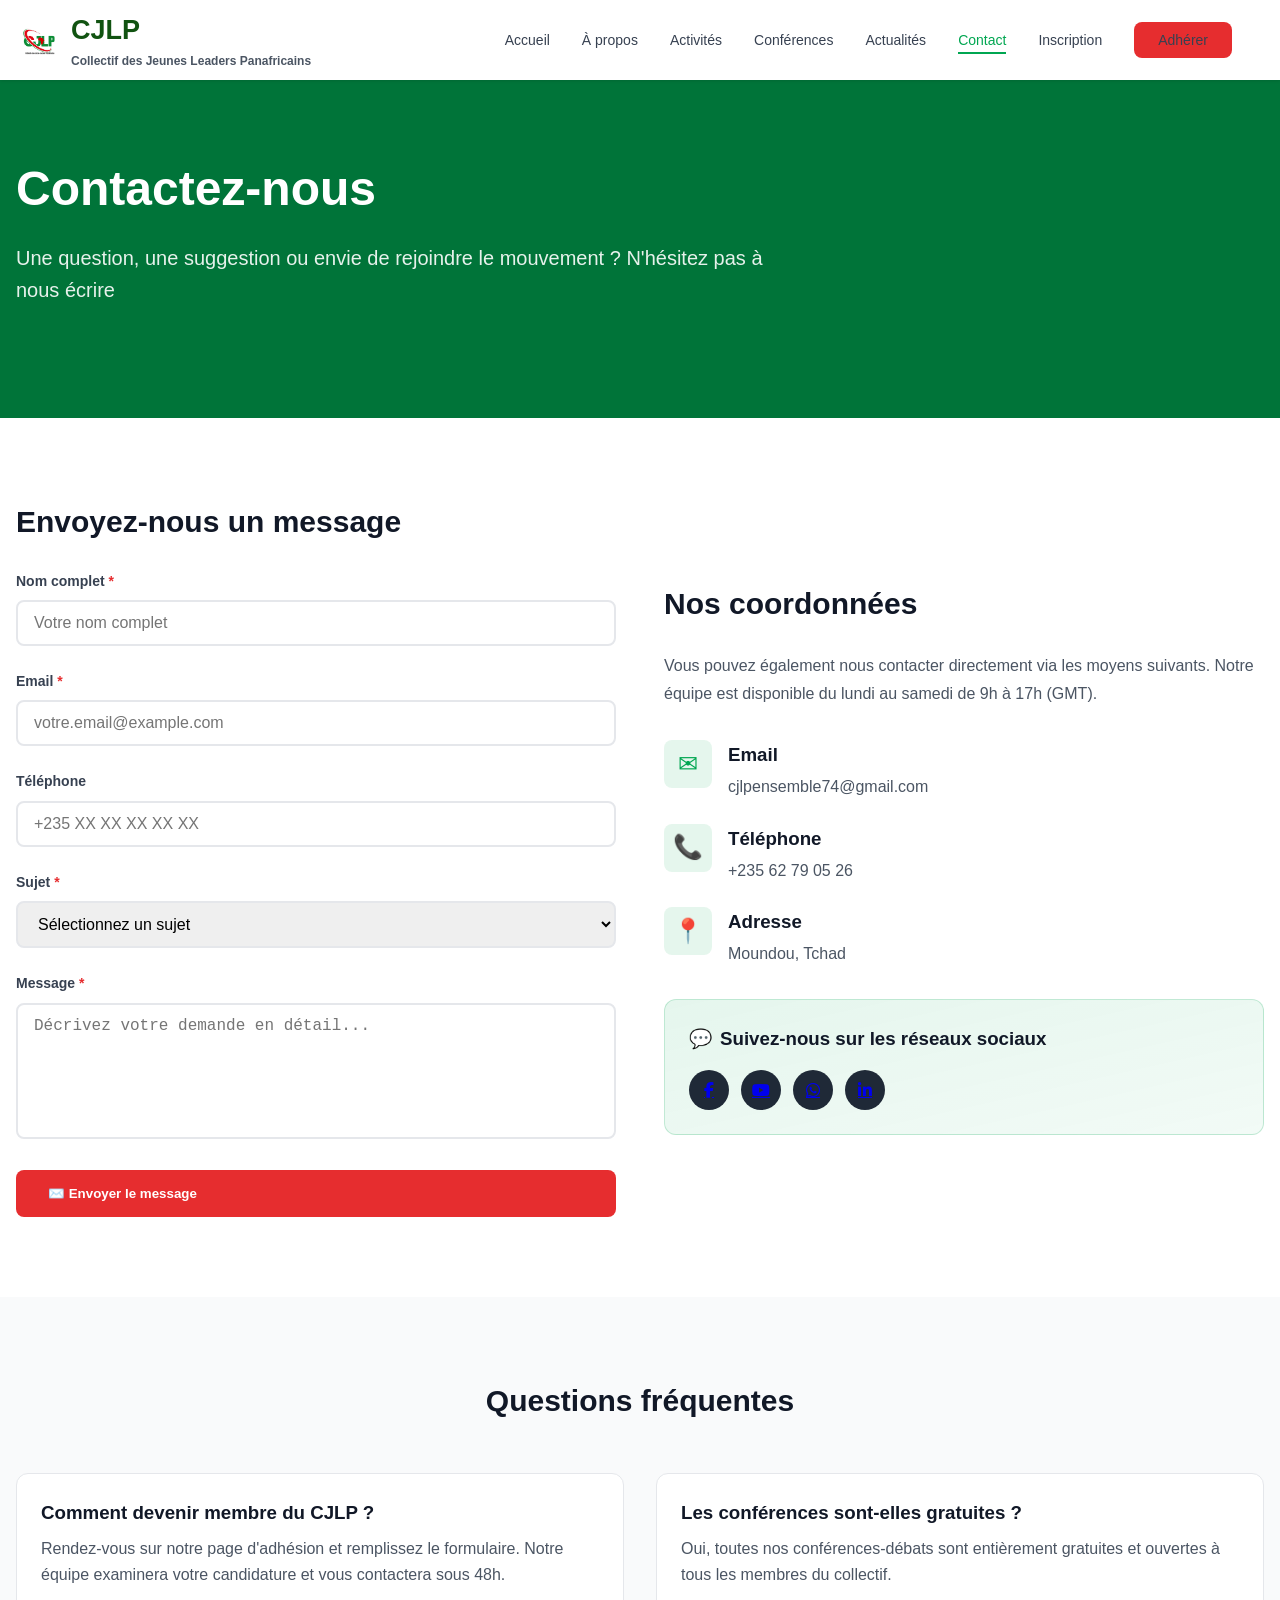
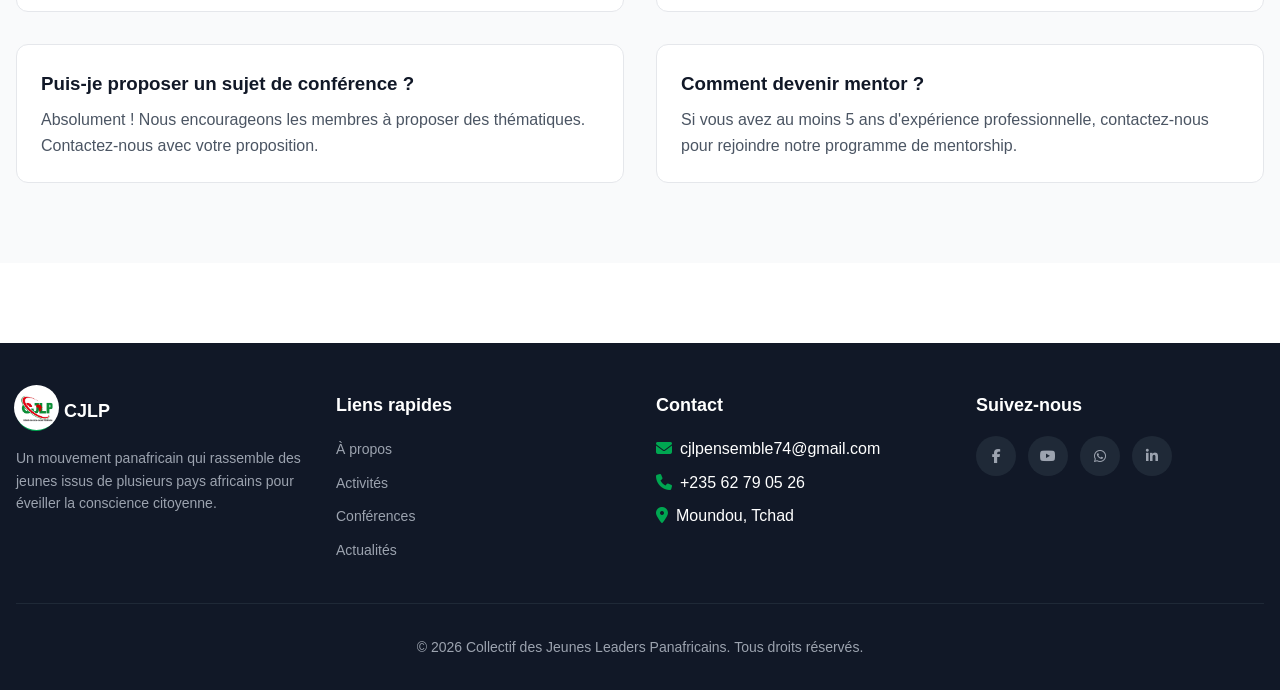
<file: contact.html>
<!DOCTYPE html>
<html lang="fr">
<head>
    <meta charset="UTF-8">
    <meta name="viewport" content="width=device-width, initial-scale=1.0">
    <meta name="description" content="Contactez le Collectif des Jeunes Leaders Panafricains">
    <title>Contact - CJLP | Collectif des Jeunes Leaders Panafricains</title>
    <link rel="stylesheet" href="Style.css">
    <script src="script.js"></script>
    <link rel="stylesheet" href="https://cdnjs.cloudflare.com/ajax/libs/font-awesome/6.5.0/css/all.min.css">
</head>
<body>
    <!-- Navigation -->
    <nav class="navbar">
        <div class="navbar-container">
             <a href="index.html" class="navbar-logo">
    <img src="logo-cjlp.jpeg" 
         alt="Logo CJLP" 
         class="logo-circle">
    <div class="logo-text">
                    <h1>CJLP</h1>
                    <p>Collectif des Jeunes Leaders Panafricains</p>
            </div>
             </a>
            
            <ul class="navbar-menu">
                <li><a href="index.html">Accueil</a></li>
                <li><a href="a-propos.html">À propos</a></li>
                <li><a href="activites.html">Activités</a></li>
                <li><a href="conferences.html">Conférences</a></li>
                <li><a href="actualites.html">Actualités</a></li>
                <li><a href="contact.html" class="active">Contact</a></li>
                <li><a href="inscription.html">Inscription</a></li>
                <li><a href="adhesion.html" class="btn-adhesion">Adhérer</a></li>
                <li><button id="logout-btn" style="display: none; background: none; border: none; color: var(--color-gray-700); cursor: pointer; font-weight: 500;">Se déconnecter</button></li>
            </ul>
            
            <button class="mobile-menu-btn" aria-label="Ouvrir le menu mobile">
                <span>☰</span>
            </button>
            <nav class="mobile-menu" aria-hidden="true"></nav>
        </div>
    </nav>

    <!-- Hero Section -->
    <section class="hero">
        <div class="hero-content">
            <div class="container">
                <div style="max-width: 48rem;">
                    <h1 style="font-size: 3rem; line-height: 1.2; margin-bottom: 1.5rem; font-weight: bold;">
                        Contactez-nous
                    </h1>
                    <p style="font-size: 1.25rem; color: rgba(255, 255, 255, 0.9);">
                        Une question, une suggestion ou envie de rejoindre le mouvement ? N'hésitez pas à nous écrire
                    </p>
                </div>
            </div>
        </div>
    </section>

    <!-- Contact Section -->
    <section class="section bg-white">
        <div class="container">
            <div class="hero-grid">
                <!-- Formulaire -->
                <div>
                    <h2 style="font-size: 1.875rem; font-weight: bold; margin-bottom: 1.5rem;">
                        Envoyez-nous un message
                    </h2>
                    <form onsubmit="return handleContactSubmit(event)">
                        <div class="form-group">
                            <label for="name" class="form-label">
                                Nom complet <span class="required">*</span>
                            </label>
                            <input 
                                type="text" 
                                id="name" 
                                name="name" 
                                required 
                                class="form-input" 
                                placeholder="Votre nom complet"
                            >
                        </div>

                        <div class="form-group">
                            <label for="email" class="form-label">
                                Email <span class="required">*</span>
                            </label>
                            <input 
                                type="email" 
                                id="email" 
                                name="email" 
                                required 
                                class="form-input" 
                                placeholder="votre.email@example.com"
                            >
                        </div>

                        <div class="form-group">
                            <label for="phone" class="form-label">
                                Téléphone
                            </label>
                            <input 
                                type="tel" 
                                id="phone" 
                                name="phone" 
                                class="form-input" 
                                placeholder="+235 XX XX XX XX XX"
                            >
                        </div>

                        <div class="form-group">
                            <label for="subject" class="form-label">
                                Sujet <span class="required">*</span>
                            </label>
                            <select id="subject" name="subject" required class="form-select">
                                <option value="">Sélectionnez un sujet</option>
                                <option value="adhesion">Demande d'adhésion</option>
                                <option value="partenariat">Proposition de partenariat</option>
                                <option value="conference">Question sur une conférence</option>
                                <option value="information">Demande d'information</option>
                                <option value="autre">Autre</option>
                            </select>
                        </div>

                        <div class="form-group">
                            <label for="message" class="form-label">
                                Message <span class="required">*</span>
                            </label>
                            <textarea 
                                id="message" 
                                name="message" 
                                required 
                                rows="6" 
                                class="form-textarea" 
                                placeholder="Décrivez votre demande en détail..."
                            ></textarea>
                        </div>

                        <button type="submit" class="btn-primary" style="width: 100%;">
                            ✉️ Envoyer le message
                        </button>
                    </form>
                </div>

                <!-- Informations de contact -->
                <div>
                    <h2 style="font-size: 1.875rem; font-weight: bold; margin-bottom: 1.5rem;">
                        Nos coordonnées
                    </h2>
                    <p style="color: #4b5563; margin-bottom: 2rem; line-height: 1.75;">
                        Vous pouvez également nous contacter directement via les moyens suivants. 
                        Notre équipe est disponible du lundi au samedi de 9h à 17h (GMT).
                    </p>

                    <div style="margin-bottom: 2rem;">
                        <div style="display: flex; align-items: start; gap: 1rem; margin-bottom: 1.5rem;">
                            <div style="width: 3rem; height: 3rem; background: rgba(0, 166, 81, 0.1); border-radius: 0.5rem; display: flex; align-items: center; justify-content: center; flex-shrink: 0;">
                                <span style="color: #00A651; font-size: 1.5rem;">✉</span>
                            </div>
                            <div>
                                <h3 style="font-weight: 600; margin-bottom: 0.25rem;">Email</h3>
                                <a href="mailto:cjlpensemble74@gmail.com" style="color: #4b5563; text-decoration: none; transition: color 0.3s;">
                                    cjlpensemble74@gmail.com
                                </a>
                            </div>
                        </div>

                        <div style="display: flex; align-items: start; gap: 1rem; margin-bottom: 1.5rem;">
                            <div style="width: 3rem; height: 3rem; background: rgba(0, 166, 81, 0.1); border-radius: 0.5rem; display: flex; align-items: center; justify-content: center; flex-shrink: 0;">
                                <span style="color: #00A651; font-size: 1.5rem;">📞</span>
                            </div>
                            <div>
                                <h3 style="font-weight: 600; margin-bottom: 0.25rem;">Téléphone</h3>
                                <a href="tel:+235 62 79 05 26" style="color: #4b5563; text-decoration: none; transition: color 0.3s;">
                                    +235 62 79 05 26
                                </a>
                            </div>
                        </div>

                        <div style="display: flex; align-items: start; gap: 1rem;">
                            <div style="width: 3rem; height: 3rem; background: rgba(0, 166, 81, 0.1); border-radius: 0.5rem; display: flex; align-items: center; justify-content: center; flex-shrink: 0;">
                                <span style="color: #00A651; font-size: 1.5rem;">📍</span>
                            </div>
                            <div>
                                <h3 style="font-weight: 600; margin-bottom: 0.25rem;">Adresse</h3>
                                <p style="color: #4b5563; white-space: pre-line;">Moundou, Tchad</p>
                            </div>
                        </div>
                    </div>

                    <div style="background: linear-gradient(to bottom right, rgba(0, 166, 81, 0.1), rgba(0, 166, 81, 0.05)); border: 1px solid rgba(0, 166, 81, 0.2); border-radius: 0.75rem; padding: 1.5rem;">
                        <h3 style="font-weight: 600; margin-bottom: 1rem; display: flex; align-items: center; gap: 0.5rem;">
                            <span style="color: #00A651;">💬</span>
                            Suivez-nous sur les réseaux sociaux
                        </h3>
                        <div style="display: flex; gap: 0.75rem;">
                           <a href="https://www.facebook.com/profile.php?id=61570866391254" 
        target="_blank" 
        class="social-link facebook" 
        aria-label="Facebook">
          <i class="fab fa-facebook-f"></i>
      </a>

      <a href="https://www.youtube.com/" 
        target="_blank" 
        class="social-link youtube" 
        aria-label="YouTube">
          <i class="fab fa-youtube"></i>
      </a>

      <a href="https://wa.me/23562790526" 
        target="_blank" 
        class="social-link whatsapp" 
        aria-label="WhatsApp">
          <i class="fab fa-whatsapp"></i>
      </a>

      <a href="https://www.linkedin.com/in/TON-PROFIL" 
        target="_blank" 
        class="social-link linkedin" 
        aria-label="LinkedIn">
          <i class="fab fa-linkedin-in"></i>
      </a>
                        </div>
                    </div>
                </div>
            </div>
        </div>
    </section>

    <!-- FAQ rapide -->
    <section class="section bg-gray-50">
        <div class="container">
            <h2 style="font-size: 1.875rem; font-weight: bold; margin-bottom: 3rem; text-align: center;">
                Questions fréquentes
            </h2>
            <div class="grid grid-2">
                <div style="background: white; border-radius: 0.75rem; padding: 1.5rem; border: 1px solid #e5e7eb;">
                    <h3 style="font-weight: 600; margin-bottom: 0.5rem;">
                        Comment devenir membre du CJLP ?
                    </h3>
                    <p style="color: #4b5563;">
                        Rendez-vous sur notre page d'adhésion et remplissez le formulaire. 
                        Notre équipe examinera votre candidature et vous contactera sous 48h.
                    </p>
                </div>
                <div style="background: white; border-radius: 0.75rem; padding: 1.5rem; border: 1px solid #e5e7eb;">
                    <h3 style="font-weight: 600; margin-bottom: 0.5rem;">
                        Les conférences sont-elles gratuites ?
                    </h3>
                    <p style="color: #4b5563;">
                        Oui, toutes nos conférences-débats sont entièrement gratuites et ouvertes 
                        à tous les membres du collectif.
                    </p>
                </div>
                <div style="background: white; border-radius: 0.75rem; padding: 1.5rem; border: 1px solid #e5e7eb;">
                    <h3 style="font-weight: 600; margin-bottom: 0.5rem;">
                        Puis-je proposer un sujet de conférence ?
                    </h3>
                    <p style="color: #4b5563;">
                        Absolument ! Nous encourageons les membres à proposer des thématiques. 
                        Contactez-nous avec votre proposition.
                    </p>
                </div>
                <div style="background: white; border-radius: 0.75rem; padding: 1.5rem; border: 1px solid #e5e7eb;">
                    <h3 style="font-weight: 600; margin-bottom: 0.5rem;">
                        Comment devenir mentor ?
                    </h3>
                    <p style="color: #4b5563;">
                        Si vous avez au moins 5 ans d'expérience professionnelle, contactez-nous 
                        pour rejoindre notre programme de mentorship.
                    </p>
                </div>
            </div>
        </div>
    </section>

    <!-- Footer -->
    <footer class="footer">
        <div class="container">
            <div class="footer-grid">
                <div>
                    <div style="display: flex; align-items: center; gap: 0.5rem; margin-bottom: 1rem;">
                        <div style="width: 2.5rem; height: 2.5rem; background: #00A651; border-radius: 50%; display: flex; align-items: center; justify-content: center;">
                            <span style="color: white;">
                                <img src="logo-cjlp.jpeg" 
         alt="Logo CJLP" 
         class="logo-circle">
                            </span>
                        </div>
                        <span style="font-weight: bold; font-size: 1.125rem;">CJLP</span>
                    </div>
                    <p>Un mouvement panafricain qui rassemble des jeunes issus de plusieurs pays africains pour éveiller la conscience citoyenne.</p>
                </div>
                
                <div>
                    <h3>Liens rapides</h3>
                    <ul>
                        <li><a href="a-propos.html">À propos</a></li>
                        <li><a href="activites.html">Activités</a></li>
                        <li><a href="conferences.html">Conférences</a></li>
                        <li><a href="actualites.html">Actualités</a></li>
                    </ul>
                </div>
                
                <div>
                    <h3>Contact</h3>
                    <ul>
                        <li style="display: flex; align-items: center; gap: 0.5rem;">
                            <span style="color: #00A651;"><i class="fas fa-envelope"></i></span> cjlpensemble74@gmail.com
                        </li>
                        <li style="display: flex; align-items: center; gap: 0.5rem;">
                            <span style="color: #00A651;"><i class="fas fa-phone"></i></span> +235 62 79 05 26
                        </li>
                        <li style="display: flex; align-items: center; gap: 0.5rem;">
                            <span style="color: #00A651;"><i class="fas fa-map-marker-alt"></i></span> Moundou, Tchad
                        </li>
                    </ul>
                </div>
                
                <div>
                    <h3>Suivez-nous</h3>
                    <div class="social-links">
                        <a href="https://www.facebook.com/profile.php?id=61570866391254" 
        target="_blank" 
        class="social-link facebook" 
        aria-label="Facebook">
          <i class="fab fa-facebook-f"></i>
      </a>

      <a href="https://www.youtube.com/" 
        target="_blank" 
        class="social-link youtube" 
        aria-label="YouTube">
          <i class="fab fa-youtube"></i>
      </a>

      <a href="https://wa.me/23562790526" 
        target="_blank" 
        class="social-link whatsapp" 
        aria-label="WhatsApp">
          <i class="fab fa-whatsapp"></i>
      </a>

      <a href="https://www.linkedin.com/in/TON-PROFIL" 
        target="_blank" 
        class="social-link linkedin" 
        aria-label="LinkedIn">
          <i class="fab fa-linkedin-in"></i>
      </a>
                    </div>
                </div>
            </div>
            
            <div class="footer-bottom">
                <p>© 2026 Collectif des Jeunes Leaders Panafricains. Tous droits réservés.</p>
            </div>
        </div>
    </footer>

    <script src="script.js"></script>
</body>
</html>
</file>
<file: Style.css>
/* CJLP - Styles CSS */

* {
  margin: 0;
  padding: 0;
  box-sizing: border-box;
}

:root {
  --color-green: #00A651;
  --color-green-dark: #008844;
  --color-green-darker: #006633;
  --color-red: #E62D2F;
  --color-red-dark: #c92527;
  --color-white: #FFFFFF;
  --color-gray-50: #f9fafb;
  --color-gray-100: #f3f4f6;
  --color-gray-200: #e5e7eb;
  --color-gray-600: #4b5563;
  --color-gray-700: #374151;
  --color-gray-800: #1f2937;
  --color-gray-900: #111827;
}

body {
  font-family: -apple-system, BlinkMacSystemFont, 'Segoe UI', Roboto, Oxygen, Ubuntu, Cantarell, sans-serif;
  line-height: 1.6;
  color: var(--color-gray-900);
  background: var(--color-white);
}

.container {
  max-width: 1280px;
  margin: 0 auto;
  padding: 0 1rem;
}

/* Navigation */
.navbar {
  background: white;
  box-shadow: 0 1px 3px rgba(0, 0, 0, 0.1);
  position: sticky;
  top: 0;
  z-index: 1000;
}

.navbar-container {
  max-width: 1280px;
  margin: 0 auto;
  padding: 0 1rem;
  display: flex;
  justify-content: space-between;
  align-items: center;
  height: 80px;
}

.navbar-logo {
    display: flex;
    align-items: center;
    gap: 10px;
    text-decoration: none;
}

.logo-circle {
    width: 45px;
    height: 45px;
    border-radius: 50%;
    object-fit: cover;
}

.logo-text {
    font-size: 18px;
    font-weight: bold;
    color: #115311;
}

.logo-text p {
  font-size: 0.75rem;
  color: var(--color-gray-600);
}

.navbar-menu {
  display: flex;
  align-items: center;
  gap: 2rem;
  list-style: none;
}

.navbar-menu a {
  text-decoration: none;
  color: var(--color-gray-700);
  font-weight: 500;
  font-size: 0.875rem;
  transition: color 0.3s;
}

.navbar-menu a:hover,
.navbar-menu a.active {
  color: var(--color-green);
}

.navbar-menu a.active {
  border-bottom: 2px solid var(--color-green);
  padding-bottom: 0.25rem;
}

.btn-adhesion {
  background: var(--color-red);
  color: white;
  padding: 0.625rem 1.5rem;
  border-radius: 0.5rem;
  text-decoration: none;
  font-weight: 500;
  transition: background 0.3s;
  border: none;
  cursor: pointer;
}

.btn-adhesion:hover {
  background: var(--color-red-dark);
}

.mobile-menu-btn {
  display: none;
  background: none;
  border: none;
  font-size: 1.5rem;
  cursor: pointer;
  color: var(--color-gray-700);
}

/* mobile menu container that slides down */
.mobile-menu {
  display: none;
  position: absolute;
  top: 80px; /* height of navbar */
  right: 0;
  width: 100%;
  background: white;
  flex-direction: column;
  align-items: center;
  box-shadow: 0 4px 6px rgba(0,0,0,0.1);
  z-index: 999;
}

/* Hero Section */
.hero {
  /* fond vert uni selon la demande */
  background: var(--color-green);
  color: white;
  padding: 5rem 0;
  position: relative;
}

.mobile-menu.show {
  display: flex;
}

.mobile-menu a {
  padding: 0.75rem 1rem;
  width: 100%;
  text-align: center;
  text-decoration: none;
  color: var(--color-gray-700);
  font-weight: 500;
  border-bottom: 1px solid var(--color-gray-100);
}

.mobile-menu a:hover,
.mobile-menu a.active {
  background: var(--color-gray-50);
  color: var(--color-green);
}

.hero::before {
  content: '';
  position: absolute;
  inset: 0;
  background: rgba(0, 0, 0, 0.3);
}

.hero-content {
  position: relative;
  z-index: 1;
}

.hero-grid {
  display: grid;
  grid-template-columns: 1fr 1fr;
  gap: 3rem;
  align-items: center;
}

.hero-badge {
  display: inline-block;
  padding: 0.5rem 1rem;
  background: rgba(255, 255, 255, 0.2);
  backdrop-filter: blur(10px);
  border-radius: 9999px;
  font-size: 0.875rem;
  margin-bottom: 1.5rem;
}

.hero h1 {
  font-size: 3rem;
  line-height: 1.2;
  margin-bottom: 1.5rem;
  font-weight: bold;
}

.hero p {
  font-size: 1.25rem;
  color: rgba(255, 255, 255, 0.9);
  margin-bottom: 2rem;
}

.hero-buttons {
  display: flex;
  gap: 1rem;
  flex-wrap: wrap;
}

.btn-primary {
  background: var(--color-red);
  color: white;
  padding: 1rem 2rem;
  border-radius: 0.5rem;
  text-decoration: none;
  font-weight: 600;
  display: inline-flex;
  align-items: center;
  gap: 0.5rem;
  transition: all 0.3s;
  border: none;
  cursor: pointer;
}

.btn-primary:hover {
  background: var(--color-red-dark);
  box-shadow: 0 10px 20px rgba(0, 0, 0, 0.2);
}

.btn-secondary {
  background: white;
  color: var(--color-green);
  padding: 1rem 2rem;
  border-radius: 0.5rem;
  text-decoration: none;
  font-weight: 600;
  transition: background 0.3s;
  border: none;
  cursor: pointer;
}

.btn-secondary:hover {
  background: var(--color-gray-100);
}

.hero-image {
  aspect-ratio: 4/3;
  border-radius: 1rem;
  overflow: hidden;
  box-shadow: 0 25px 50px rgba(0, 0, 0, 0.3);
}

.hero-image img {
  width: 100%;
  height: 100%;
  object-fit: cover;
}

/* Section */
.section {
  padding: 5rem 0;
}

.section-header {
  text-align: center;
  margin-bottom: 4rem;
}

.section-header h2 {
  font-size: 2.5rem;
  font-weight: bold;
  margin-bottom: 1rem;
}

.section-header p {
  font-size: 1.25rem;
  color: var(--color-gray-600);
  max-width: 42rem;
  margin: 0 auto;
}

/* Grid */
.grid {
  display: grid;
  gap: 2rem;
}

.grid-2 {
  grid-template-columns: repeat(2, 1fr);
}

.grid-3 {
  grid-template-columns: repeat(3, 1fr);
}

.grid-4 {
  grid-template-columns: repeat(4, 1fr);
}

/* Card */
.card {
  background: white;
  border: 2px solid var(--color-gray-100);
  border-radius: 0.75rem;
  padding: 1.5rem;
  transition: all 0.3s;
}

.card:hover {
  border-color: var(--color-green);
  box-shadow: 0 10px 30px rgba(0, 0, 0, 0.1);
}

.card-icon {
  width: 3.5rem;
  height: 3.5rem;
  border-radius: 0.5rem;
  display: flex;
  align-items: center;
  justify-content: center;
  margin-bottom: 1rem;
}

.card h3 {
  font-size: 1.25rem;
  font-weight: 600;
  margin-bottom: 0.5rem;
}

.card p {
  color: var(--color-gray-600);
}

/* Footer */
.footer {
  background: var(--color-gray-900);
  color: white;
  padding: 3rem 0 2rem;
  margin-top: 5rem;
}

.footer-grid {
  display: grid;
  grid-template-columns: repeat(4, 1fr);
  gap: 2rem;
  margin-bottom: 2rem;
}

.footer h3 {
  font-size: 1.125rem;
  margin-bottom: 1rem;
}

.footer p,
.footer a {
  color: #9ca3af;
  font-size: 0.875rem;
  text-decoration: none;
}

.footer a:hover {
  color: var(--color-green);
}

.footer ul {
  list-style: none;
}

.footer ul li {
  margin-bottom: 0.5rem;
}

.social-links {
  display: flex;
  gap: 0.75rem;
}

.social-link {
  width: 2.5rem;
  height: 2.5rem;
  background: var(--color-gray-800);
  border-radius: 50%;
  display: flex;
  align-items: center;
  justify-content: center;
  transition: background 0.3s;
}

.social-link:hover {
  background: var(--color-green);
}

.footer-bottom {
  border-top: 1px solid var(--color-gray-800);
  padding-top: 2rem;
  text-align: center;
  color: #9ca3af;
  font-size: 0.875rem;
}

/* Form */
.form-group {
  margin-bottom: 1.5rem;
}

.form-label {
  display: block;
  font-weight: 600;
  font-size: 0.875rem;
  margin-bottom: 0.5rem;
  color: var(--color-gray-700);
}

.form-label .required {
  color: var(--color-red);
}

.form-input,
.form-textarea,
.form-select {
  width: 100%;
  padding: 0.75rem 1rem;
  border: 2px solid var(--color-gray-200);
  border-radius: 0.5rem;
  font-size: 1rem;
  transition: border-color 0.3s;
}

.form-input:focus,
.form-textarea:focus,
.form-select:focus {
  outline: none;
  border-color: var(--color-green);
}

.form-textarea {
  resize: none;
}

/* Utility Classes */
.bg-white { background: var(--color-white); }
.bg-gray-50 { background: var(--color-gray-50); }
.bg-green { background: var(--color-green); }
.bg-red { background: var(--color-red); }

.text-center { text-align: center; }
.text-green { color: var(--color-green); }
.text-red { color: var(--color-red); }
.text-gray-600 { color: var(--color-gray-600); }

.mt-4 { margin-top: 1rem; }
.mb-4 { margin-bottom: 1rem; }
.mb-8 { margin-bottom: 2rem; }

.flex { display: flex; }
.items-center { align-items: center; }
.justify-between { justify-content: space-between; }
.gap-2 { gap: 0.5rem; }
.gap-4 { gap: 1rem; }

/* Responsive */
@media (max-width: 1024px) {
  .navbar-menu {
    display: none;
  }
  
  .mobile-menu-btn {
    display: block;
  }
  
  .hero-grid {
    grid-template-columns: 1fr;
  }
  
  .grid-2,
  .grid-3,
  .grid-4 {
    grid-template-columns: 1fr;
  }
  
  .footer-grid {
    grid-template-columns: repeat(2, 1fr);
  }
}

@media (min-width: 768px) {
  .grid-2 {
    grid-template-columns: repeat(2, 1fr);
  }
}

@media (min-width: 1024px) {
  .grid-3 {
    grid-template-columns: repeat(3, 1fr);
  }
  
  .grid-4 {
    grid-template-columns: repeat(4, 1fr);
  }
}

/* Responsive */
@media (max-width: 1024px) {
  .navbar-menu {
    display: none;
  }
  
  .mobile-menu-btn {
    display: block;
  }
  
  .hero-grid {
    grid-template-columns: 1fr;
  }
  
  .grid-2,
  .grid-3,
  .grid-4 {
    grid-template-columns: 1fr;
  }
  
  .footer-grid {
    grid-template-columns: repeat(2, 1fr);
  }
}

@media (min-width: 768px) {
  .grid-2 {
    grid-template-columns: repeat(2, 1fr);
  }
}

@media (min-width: 1024px) {
  .grid-3 {
    grid-template-columns: repeat(3, 1fr);
  }
  
  .grid-4 {
    grid-template-columns: repeat(4, 1fr);
  }
}

@media (max-width: 640px) {
  .hero h1 {
    font-size: 2rem;
  }
  
  .section-header h2 {
    font-size: 1.875rem;
  }
  
  .footer-grid {
    grid-template-columns: 1fr;
  }
}

/* Animations */
.card {
  opacity: 0;
  transform: translateY(20px);
  transition: opacity 0.6s ease-out, transform 0.6s ease-out;
}

.fade-in {
  opacity: 1;
  transform: translateY(0);
}
</file>
